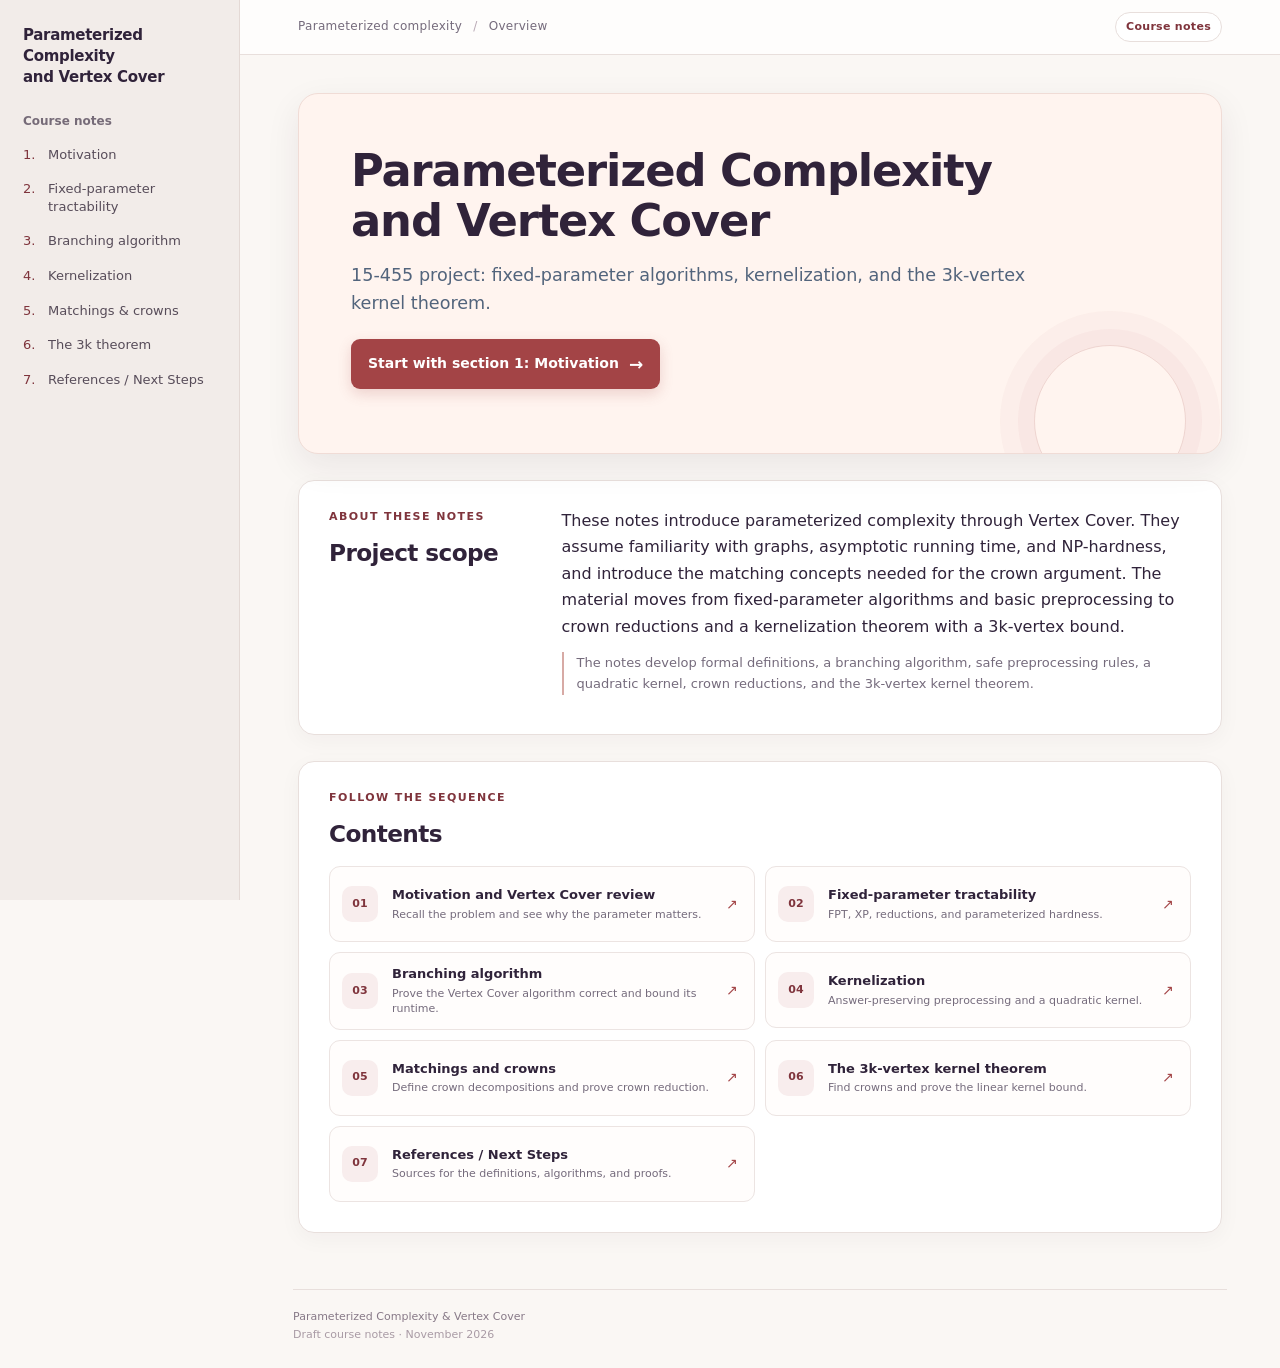
<file: index.html>
<!doctype html>
<html lang="en"><head><meta charset="utf-8"><meta name="viewport" content="width=device-width,initial-scale=1">
<meta name="description" content="Project overview for course notes on parameterized complexity, fixed-parameter algorithms, and Vertex Cover.">
<meta name="theme-color" content="#ffffff"><title>Project overview | Parameterized Complexity &amp; Vertex Cover</title>
<link rel="stylesheet" href="style.css"><script src="navigation.js" defer></script></head>
<body><a class="skip" href="#main">Skip to content</a><aside class="sidebar"><a class="brand" href="index.html"><span>Parameterized Complexity<br> and Vertex Cover</span></a>
      <details class="page-menu" open><summary>Contents <span aria-hidden="true">⌄</span></summary><nav aria-label="Project pages"><p class="nav-label">Course notes</p><ul><li><a href="motivation.html"><span class="nav-number">1.</span><span>Motivation</span></a></li><li><a href="fpt.html"><span class="nav-number">2.</span><span>Fixed-parameter tractability</span></a></li><li><a href="branching.html"><span class="nav-number">3.</span><span>Branching algorithm</span></a></li><li><a href="kernelization.html"><span class="nav-number">4.</span><span>Kernelization</span></a></li><li><a href="crowns.html"><span class="nav-number">5.</span><span>Matchings &amp; crowns</span></a></li><li><a href="theorem.html"><span class="nav-number">6.</span><span>The 3k theorem</span></a></li><li><a href="references.html"><span class="nav-number">7.</span><span>References / Next Steps</span></a></li></ul></nav></details>
      </aside><div class="workspace">
<header class="topbar"><span>Parameterized complexity <span aria-hidden="true">/</span> Overview</span><span class="stage">Course notes</span></header>
<main id="main"><section class="overview-hero"><h1>Parameterized Complexity and Vertex Cover</h1><p class="lead">15-455 project: fixed-parameter algorithms, kernelization, and the 3k-vertex kernel theorem.</p>
<p><a class="primary-link" href="motivation.html">Start with section 1: Motivation</a></p>
</section><section class="project-scope" aria-labelledby="scope-title"><div><p class="eyebrow">About these notes</p><h2 id="scope-title">Project scope</h2></div><div><p>These notes introduce parameterized complexity through Vertex Cover. They assume familiarity with graphs, asymptotic running time, and NP-hardness, and introduce the matching concepts needed for the crown argument. The material moves from fixed-parameter algorithms and basic preprocessing to crown reductions and a kernelization theorem with a 3k-vertex bound.</p><p class="scope-note">The notes develop formal definitions, a branching algorithm, safe preprocessing rules, a quadratic kernel, crown reductions, and the 3k-vertex kernel theorem.</p></div></section><section class="section-index" aria-labelledby="contents-title"><div class="section-heading"><p class="eyebrow">Follow the sequence</p><h2 id="contents-title">Contents</h2></div><ol class="index-grid"><li><a href="motivation.html"><span class="index-number">01</span><span class="index-copy"><strong>Motivation and Vertex Cover review</strong><small>Recall the problem and see why the parameter matters.</small></span><span class="index-arrow" aria-hidden="true">↗</span></a></li><li><a href="fpt.html"><span class="index-number">02</span><span class="index-copy"><strong>Fixed-parameter tractability</strong><small>FPT, XP, reductions, and parameterized hardness.</small></span><span class="index-arrow" aria-hidden="true">↗</span></a></li><li><a href="branching.html"><span class="index-number">03</span><span class="index-copy"><strong>Branching algorithm</strong><small>Prove the Vertex Cover algorithm correct and bound its runtime.</small></span><span class="index-arrow" aria-hidden="true">↗</span></a></li><li><a href="kernelization.html"><span class="index-number">04</span><span class="index-copy"><strong>Kernelization</strong><small>Answer-preserving preprocessing and a quadratic kernel.</small></span><span class="index-arrow" aria-hidden="true">↗</span></a></li><li><a href="crowns.html"><span class="index-number">05</span><span class="index-copy"><strong>Matchings and crowns</strong><small>Define crown decompositions and prove crown reduction.</small></span><span class="index-arrow" aria-hidden="true">↗</span></a></li><li><a href="theorem.html"><span class="index-number">06</span><span class="index-copy"><strong>The 3k-vertex kernel theorem</strong><small>Find crowns and prove the linear kernel bound.</small></span><span class="index-arrow" aria-hidden="true">↗</span></a></li><li><a href="references.html"><span class="index-number">07</span><span class="index-copy"><strong>References / Next Steps</strong><small>Sources for the definitions, algorithms, and proofs.</small></span><span class="index-arrow" aria-hidden="true">↗</span></a></li></ol></section></main><footer><span>Parameterized Complexity &amp; Vertex Cover</span><span>Draft course notes · November 2026</span></footer></div></body></html>
</file>
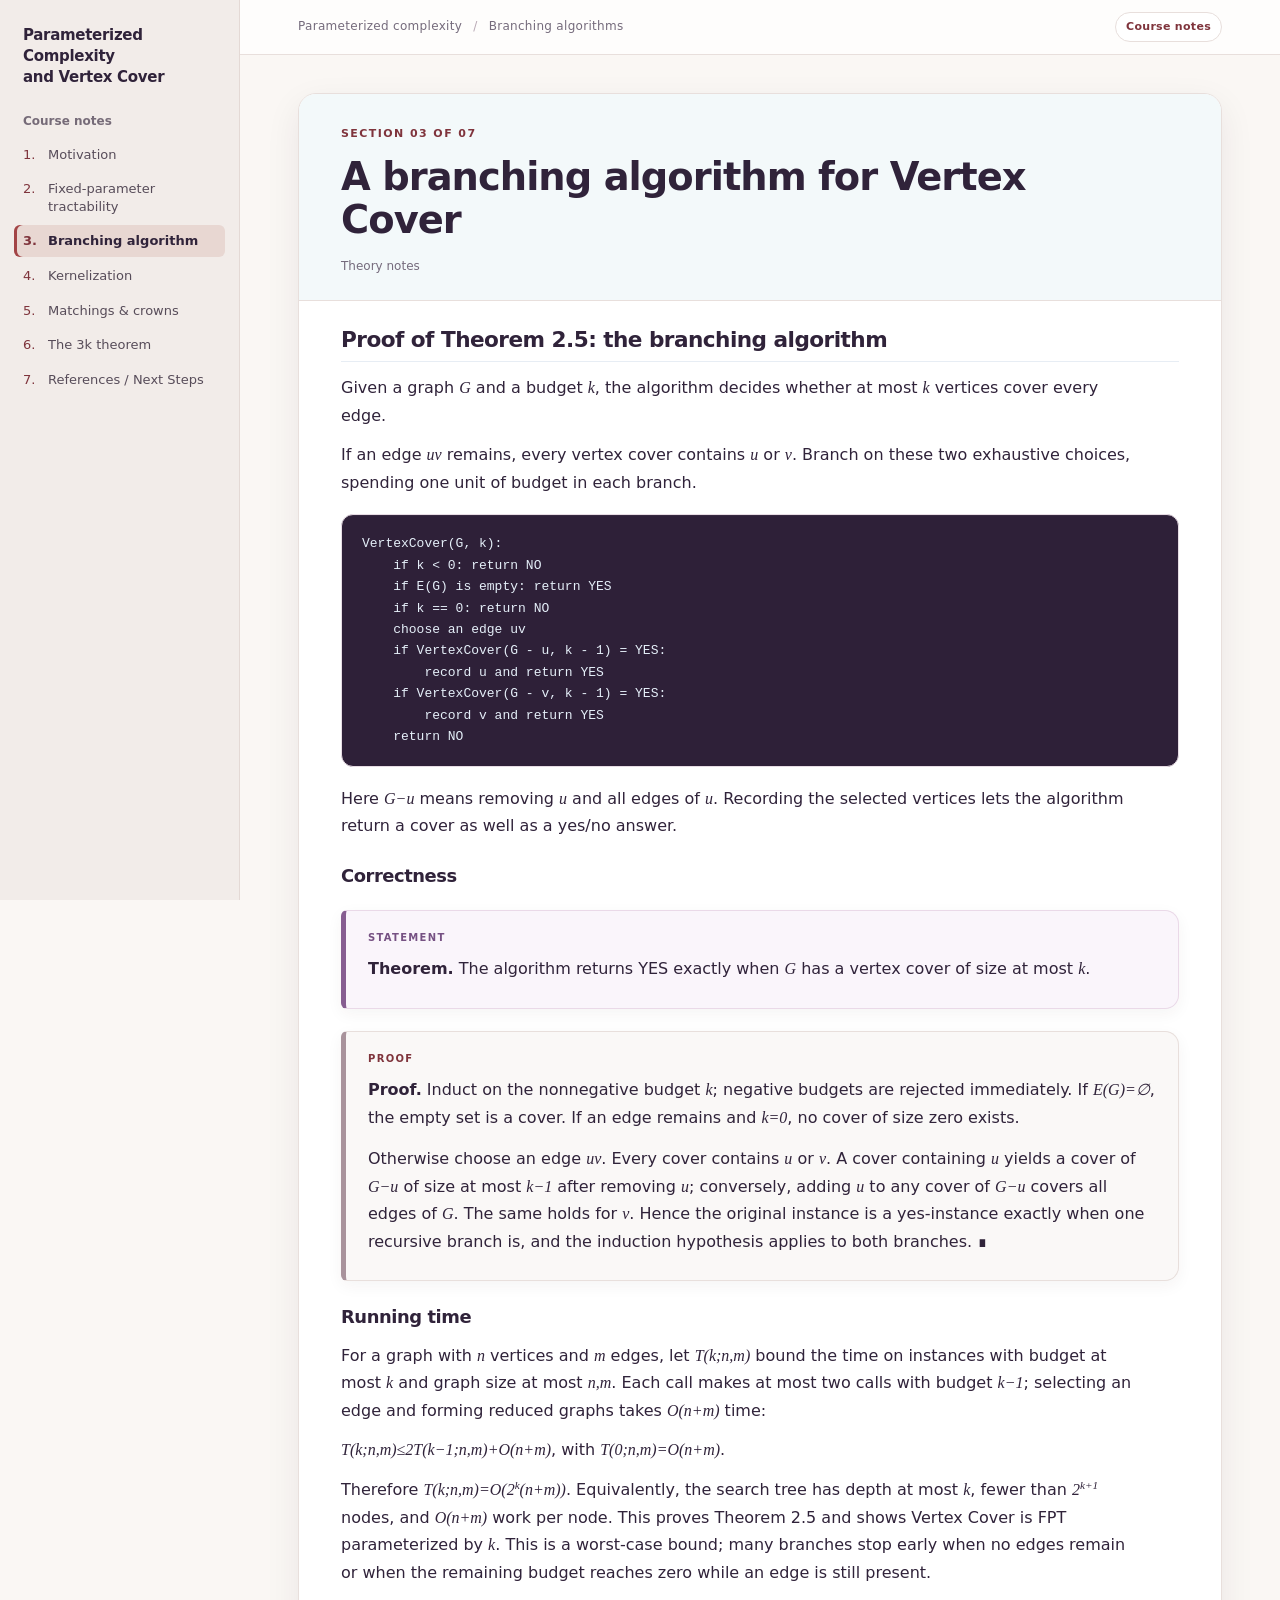
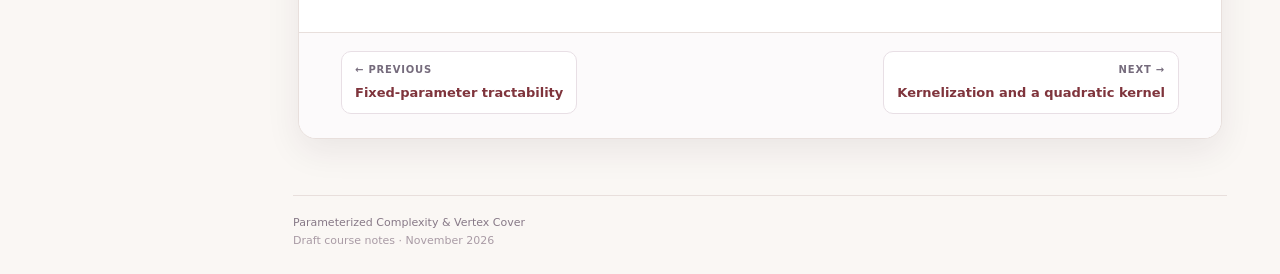
<file: branching.html>
<!doctype html>
<html lang="en"><head><meta charset="utf-8"><meta name="viewport" content="width=device-width,initial-scale=1">
<meta name="description" content="A branching algorithm for Vertex Cover — course notes on parameterized complexity and Vertex Cover.">
<meta name="theme-color" content="#ffffff"><title>A branching algorithm for Vertex Cover | Parameterized Complexity &amp; Vertex Cover</title>
<link rel="stylesheet" href="style.css"><script src="navigation.js" defer></script></head>
<body><a class="skip" href="#main">Skip to content</a><aside class="sidebar"><a class="brand" href="index.html"><span>Parameterized Complexity<br> and Vertex Cover</span></a>
      <details class="page-menu" open><summary>Contents <span aria-hidden="true">⌄</span></summary><nav aria-label="Project pages"><p class="nav-label">Course notes</p><ul><li><a href="motivation.html"><span class="nav-number">1.</span><span>Motivation</span></a></li><li><a href="fpt.html"><span class="nav-number">2.</span><span>Fixed-parameter tractability</span></a></li><li><a href="branching.html" aria-current="page"><span class="nav-number">3.</span><span>Branching algorithm</span></a></li><li><a href="kernelization.html"><span class="nav-number">4.</span><span>Kernelization</span></a></li><li><a href="crowns.html"><span class="nav-number">5.</span><span>Matchings &amp; crowns</span></a></li><li><a href="theorem.html"><span class="nav-number">6.</span><span>The 3k theorem</span></a></li><li><a href="references.html"><span class="nav-number">7.</span><span>References / Next Steps</span></a></li></ul></nav></details>
      </aside><div class="workspace">
<header class="topbar"><span>Parameterized complexity <span aria-hidden="true">/</span> Branching algorithms</span><span class="stage">Course notes</span></header>
<main id="main"><article class="section-page"><header class="page-heading"><p class="eyebrow">Section 03 of 07</p>
    <h1>A branching algorithm for Vertex Cover</h1><p class="page-meta"><span>Theory notes</span></p></header>
    <section class="section-content" aria-labelledby="coverage">
<h2 id="coverage">Proof of Theorem 2.5: the branching algorithm</h2>
<p>Given a graph <var>G</var> and a budget <var>k</var>, the algorithm decides whether at most <var>k</var> vertices cover every edge.</p>
<p>If an edge <var>uv</var> remains, every vertex cover contains <var>u</var> or <var>v</var>. Branch on these two exhaustive choices, spending one unit of budget in each branch.</p>
<pre><code>VertexCover(G, k):
    if k &lt; 0: return NO
    if E(G) is empty: return YES
    if k == 0: return NO
    choose an edge uv
    if VertexCover(G - u, k - 1) = YES:
        record u and return YES
    if VertexCover(G - v, k - 1) = YES:
        record v and return YES
    return NO</code></pre>
<p>Here <var>G−u</var> means removing <var>u</var> and all edges of <var>u</var>. Recording the selected vertices lets the algorithm return a cover as well as a yes/no answer.</p>
<h3>Correctness</h3>
<div class="theorem"><p><strong>Theorem.</strong> The algorithm returns YES exactly when <var>G</var> has a vertex cover of size at most <var>k</var>.</p></div>
<div class="proof"><p><strong>Proof.</strong> Induct on the nonnegative budget <var>k</var>; negative budgets are rejected immediately. If <var>E(G)=∅</var>, the empty set is a cover. If an edge remains and <var>k=0</var>, no cover of size zero exists.</p><p>Otherwise choose an edge <var>uv</var>. Every cover contains <var>u</var> or <var>v</var>. A cover containing <var>u</var> yields a cover of <var>G−u</var> of size at most <var>k−1</var> after removing <var>u</var>; conversely, adding <var>u</var> to any cover of <var>G−u</var> covers all edges of <var>G</var>. The same holds for <var>v</var>. Hence the original instance is a yes-instance exactly when one recursive branch is, and the induction hypothesis applies to both branches. ∎</p></div>
<h3>Running time</h3>
<p>For a graph with <var>n</var> vertices and <var>m</var> edges, let <var>T(k;n,m)</var> bound the time on instances with budget at most <var>k</var> and graph size at most <var>n,m</var>. Each call makes at most two calls with budget <var>k−1</var>; selecting an edge and forming reduced graphs takes <var>O(n+m)</var> time:</p>
<p><var>T(k;n,m)≤2T(k−1;n,m)+O(n+m)</var>, with <var>T(0;n,m)=O(n+m)</var>.</p>
<p>Therefore <var>T(k;n,m)=O(2<sup>k</sup>(n+m))</var>. Equivalently, the search tree has depth at most <var>k</var>, fewer than <var>2<sup>k+1</sup></var> nodes, and <var>O(n+m)</var> work per node. This proves Theorem 2.5 and shows Vertex Cover is FPT parameterized by <var>k</var>. This is a worst-case bound; many branches stop early when no edges remain or when the remaining budget reaches zero while an edge is still present.</p>
</section><nav class="page-turn" aria-label="Adjacent pages"><a href="fpt.html"><small>← Previous</small><span>Fixed-parameter tractability</span></a><a class="next-page" href="kernelization.html"><small>Next →</small><span>Kernelization and a quadratic kernel</span></a></nav></article></main><footer><span>Parameterized Complexity &amp; Vertex Cover</span><span>Draft course notes · November 2026</span></footer></div></body></html>
</file>
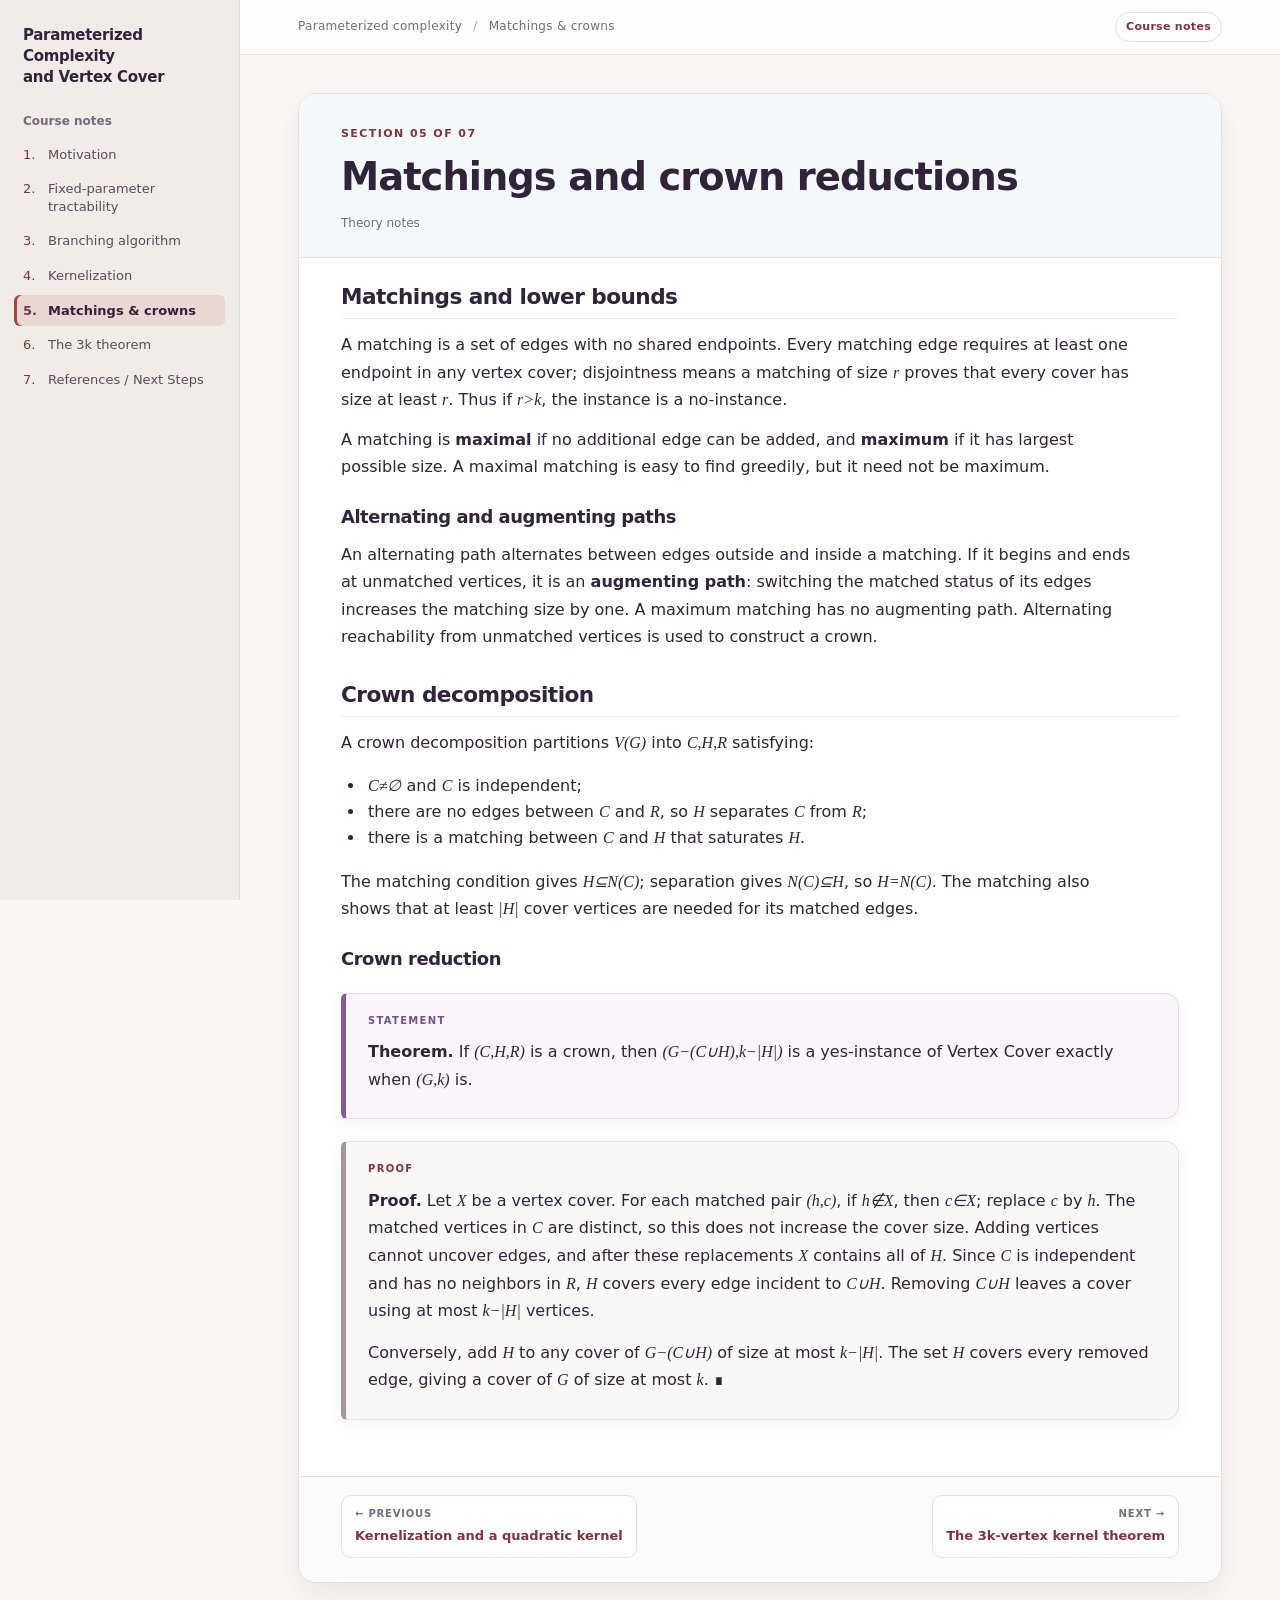
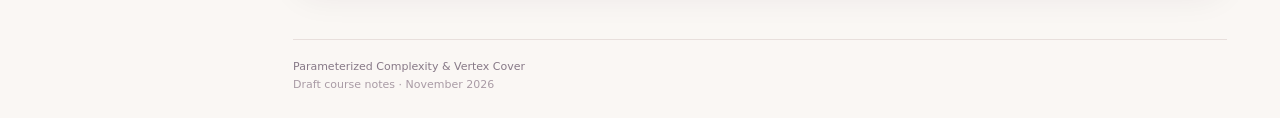
<file: crowns.html>
<!doctype html>
<html lang="en"><head><meta charset="utf-8"><meta name="viewport" content="width=device-width,initial-scale=1">
<meta name="description" content="Matchings and crown reductions — course notes on parameterized complexity and Vertex Cover.">
<meta name="theme-color" content="#ffffff"><title>Matchings and crown reductions | Parameterized Complexity &amp; Vertex Cover</title>
<link rel="stylesheet" href="style.css"><script src="navigation.js" defer></script></head>
<body><a class="skip" href="#main">Skip to content</a><aside class="sidebar"><a class="brand" href="index.html"><span>Parameterized Complexity<br> and Vertex Cover</span></a>
      <details class="page-menu" open><summary>Contents <span aria-hidden="true">⌄</span></summary><nav aria-label="Project pages"><p class="nav-label">Course notes</p><ul><li><a href="motivation.html"><span class="nav-number">1.</span><span>Motivation</span></a></li><li><a href="fpt.html"><span class="nav-number">2.</span><span>Fixed-parameter tractability</span></a></li><li><a href="branching.html"><span class="nav-number">3.</span><span>Branching algorithm</span></a></li><li><a href="kernelization.html"><span class="nav-number">4.</span><span>Kernelization</span></a></li><li><a href="crowns.html" aria-current="page"><span class="nav-number">5.</span><span>Matchings &amp; crowns</span></a></li><li><a href="theorem.html"><span class="nav-number">6.</span><span>The 3k theorem</span></a></li><li><a href="references.html"><span class="nav-number">7.</span><span>References / Next Steps</span></a></li></ul></nav></details>
      </aside><div class="workspace">
<header class="topbar"><span>Parameterized complexity <span aria-hidden="true">/</span> Matchings &amp; crowns</span><span class="stage">Course notes</span></header>
<main id="main"><article class="section-page"><header class="page-heading"><p class="eyebrow">Section 05 of 07</p>
    <h1>Matchings and crown reductions</h1><p class="page-meta"><span>Theory notes</span></p></header>
    <section class="section-content" aria-labelledby="coverage">
<h2 id="coverage">Matchings and lower bounds</h2>
<p>A matching is a set of edges with no shared endpoints. Every matching edge requires at least one endpoint in any vertex cover; disjointness means a matching of size <var>r</var> proves that every cover has size at least <var>r</var>. Thus if <var>r&gt;k</var>, the instance is a no-instance.</p>
<p>A matching is <strong>maximal</strong> if no additional edge can be added, and <strong>maximum</strong> if it has largest possible size. A maximal matching is easy to find greedily, but it need not be maximum.</p>
<h3>Alternating and augmenting paths</h3>
<p>An alternating path alternates between edges outside and inside a matching. If it begins and ends at unmatched vertices, it is an <strong>augmenting path</strong>: switching the matched status of its edges increases the matching size by one. A maximum matching has no augmenting path. Alternating reachability from unmatched vertices is used to construct a crown.</p>
<h2>Crown decomposition</h2>
<p>A crown decomposition partitions <var>V(G)</var> into <var>C,H,R</var> satisfying:</p>
<ul><li><var>C≠∅</var> and <var>C</var> is independent;</li><li>there are no edges between <var>C</var> and <var>R</var>, so <var>H</var> separates <var>C</var> from <var>R</var>;</li><li>there is a matching between <var>C</var> and <var>H</var> that saturates <var>H</var>.</li></ul>
<p>The matching condition gives <var>H⊆N(C)</var>; separation gives <var>N(C)⊆H</var>, so <var>H=N(C)</var>. The matching also shows that at least <var>|H|</var> cover vertices are needed for its matched edges.</p>
<h3>Crown reduction</h3>
<div class="theorem"><p><strong>Theorem.</strong> If <var>(C,H,R)</var> is a crown, then <var>(G−(C∪H),k−|H|)</var> is a yes-instance of Vertex Cover exactly when <var>(G,k)</var> is.</p></div>
<div class="proof"><p><strong>Proof.</strong> Let <var>X</var> be a vertex cover. For each matched pair <var>(h,c)</var>, if <var>h∉X</var>, then <var>c∈X</var>; replace <var>c</var> by <var>h</var>. The matched vertices in <var>C</var> are distinct, so this does not increase the cover size. Adding vertices cannot uncover edges, and after these replacements <var>X</var> contains all of <var>H</var>. Since <var>C</var> is independent and has no neighbors in <var>R</var>, <var>H</var> covers every edge incident to <var>C∪H</var>. Removing <var>C∪H</var> leaves a cover using at most <var>k−|H|</var> vertices.</p><p>Conversely, add <var>H</var> to any cover of <var>G−(C∪H)</var> of size at most <var>k−|H|</var>. The set <var>H</var> covers every removed edge, giving a cover of <var>G</var> of size at most <var>k</var>. ∎</p></div>
</section><nav class="page-turn" aria-label="Adjacent pages"><a href="kernelization.html"><small>← Previous</small><span>Kernelization and a quadratic kernel</span></a><a class="next-page" href="theorem.html"><small>Next →</small><span>The 3k-vertex kernel theorem</span></a></nav></article></main><footer><span>Parameterized Complexity &amp; Vertex Cover</span><span>Draft course notes · November 2026</span></footer></div></body></html>
</file>
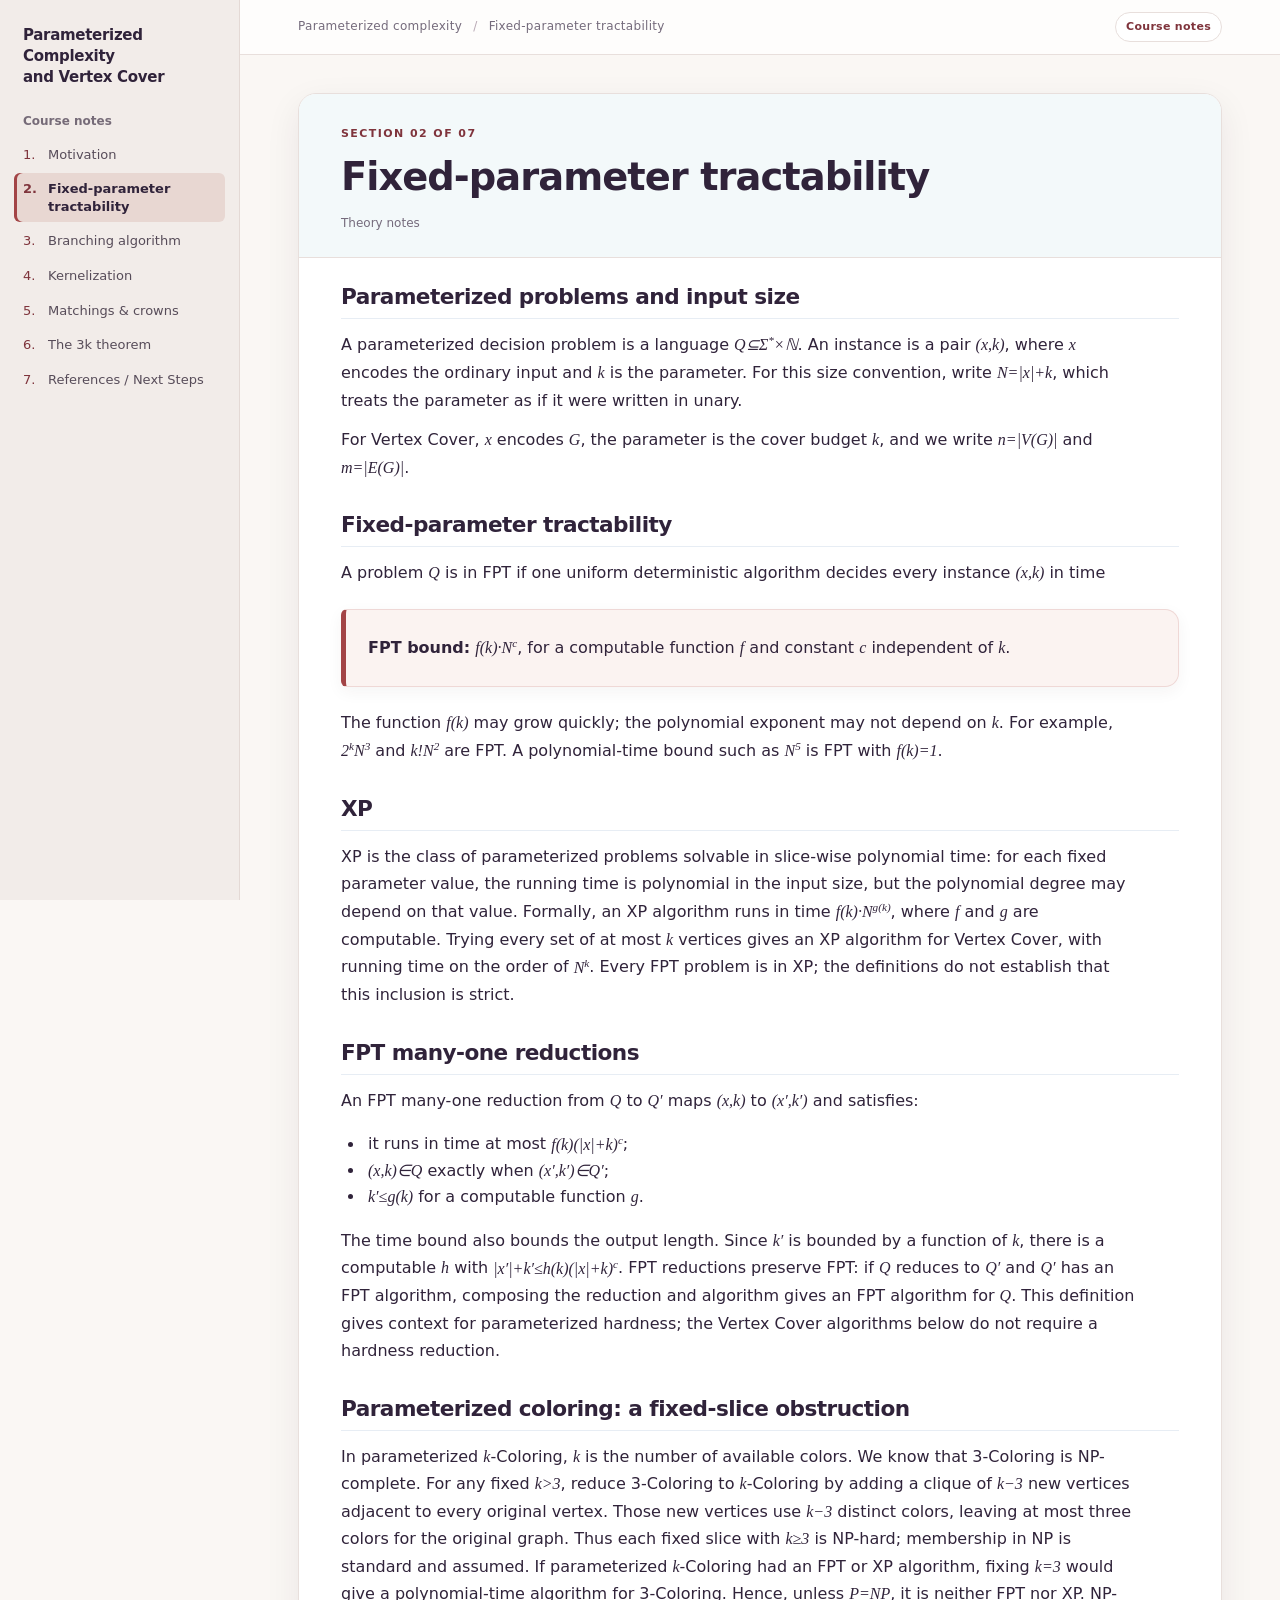
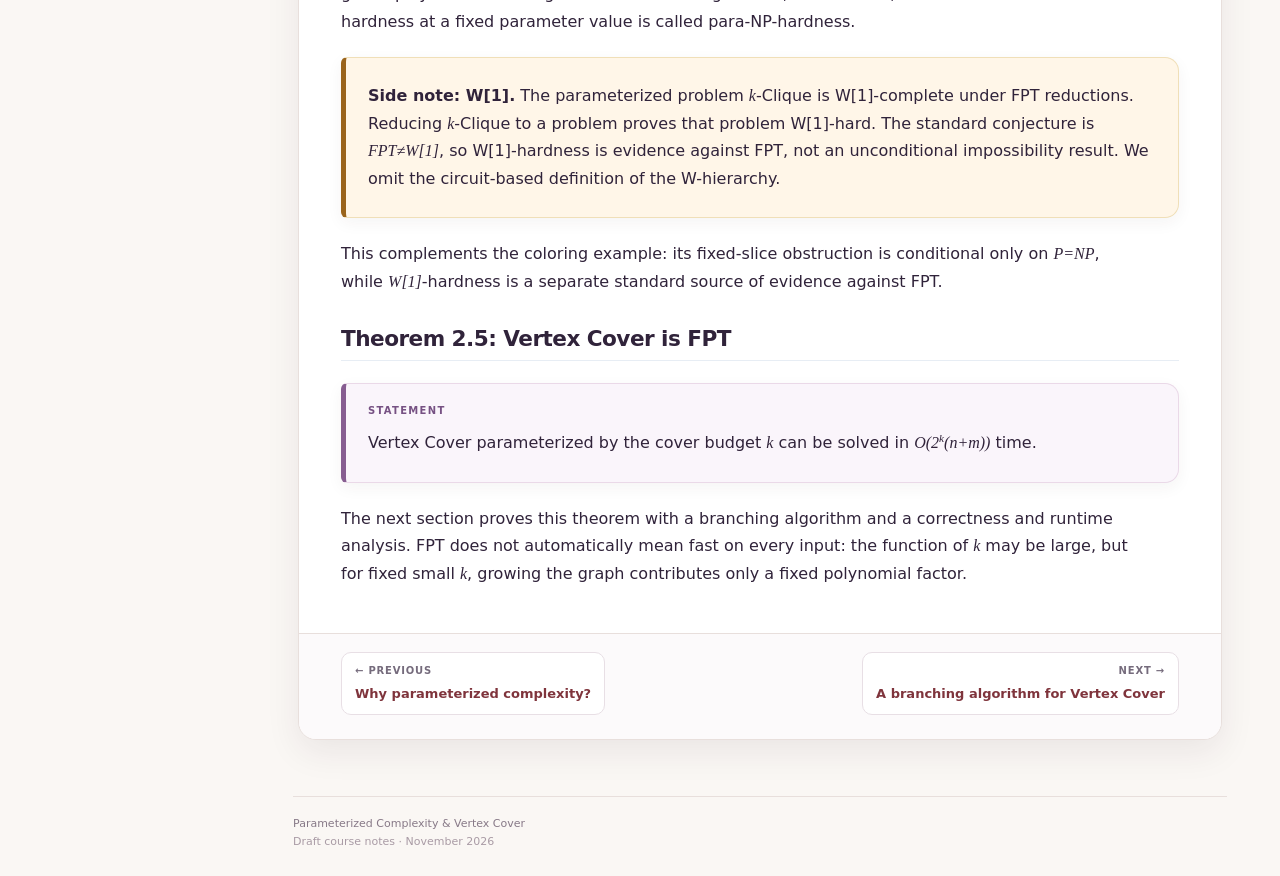
<file: fpt.html>
<!doctype html>
<html lang="en"><head><meta charset="utf-8"><meta name="viewport" content="width=device-width,initial-scale=1">
<meta name="description" content="Fixed-parameter tractability — course notes on parameterized complexity and Vertex Cover.">
<meta name="theme-color" content="#ffffff"><title>Fixed-parameter tractability | Parameterized Complexity &amp; Vertex Cover</title>
<link rel="stylesheet" href="style.css"><script src="navigation.js" defer></script></head>
<body><a class="skip" href="#main">Skip to content</a><aside class="sidebar"><a class="brand" href="index.html"><span>Parameterized Complexity<br> and Vertex Cover</span></a>
      <details class="page-menu" open><summary>Contents <span aria-hidden="true">⌄</span></summary><nav aria-label="Project pages"><p class="nav-label">Course notes</p><ul><li><a href="motivation.html"><span class="nav-number">1.</span><span>Motivation</span></a></li><li><a href="fpt.html" aria-current="page"><span class="nav-number">2.</span><span>Fixed-parameter tractability</span></a></li><li><a href="branching.html"><span class="nav-number">3.</span><span>Branching algorithm</span></a></li><li><a href="kernelization.html"><span class="nav-number">4.</span><span>Kernelization</span></a></li><li><a href="crowns.html"><span class="nav-number">5.</span><span>Matchings &amp; crowns</span></a></li><li><a href="theorem.html"><span class="nav-number">6.</span><span>The 3k theorem</span></a></li><li><a href="references.html"><span class="nav-number">7.</span><span>References / Next Steps</span></a></li></ul></nav></details>
      </aside><div class="workspace">
<header class="topbar"><span>Parameterized complexity <span aria-hidden="true">/</span> Fixed-parameter tractability</span><span class="stage">Course notes</span></header>
<main id="main"><article class="section-page"><header class="page-heading"><p class="eyebrow">Section 02 of 07</p>
    <h1>Fixed-parameter tractability</h1><p class="page-meta"><span>Theory notes</span></p></header>
    <section class="section-content" aria-labelledby="coverage">
<h2 id="coverage">Parameterized problems and input size</h2>
<p>A parameterized decision problem is a language <var>Q⊆Σ<sup>*</sup>×ℕ</var>. An instance is a pair <var>(x,k)</var>, where <var>x</var> encodes the ordinary input and <var>k</var> is the parameter. For this size convention, write <var>N=|x|+k</var>, which treats the parameter as if it were written in unary.</p>
<p>For Vertex Cover, <var>x</var> encodes <var>G</var>, the parameter is the cover budget <var>k</var>, and we write <var>n=|V(G)|</var> and <var>m=|E(G)|</var>.</p>
<h2>Fixed-parameter tractability</h2>
<p>A problem <var>Q</var> is in FPT if one uniform deterministic algorithm decides every instance <var>(x,k)</var> in time</p>
<div class="definition"><p><strong>FPT bound:</strong> <var>f(k)·N<sup>c</sup></var>, for a computable function <var>f</var> and constant <var>c</var> independent of <var>k</var>.</p></div>
<p>The function <var>f(k)</var> may grow quickly; the polynomial exponent may not depend on <var>k</var>. For example, <var>2<sup>k</sup>N<sup>3</sup></var> and <var>k!N<sup>2</sup></var> are FPT. A polynomial-time bound such as <var>N<sup>5</sup></var> is FPT with <var>f(k)=1</var>.</p>
<h2>XP</h2>
<p>XP is the class of parameterized problems solvable in slice-wise polynomial time: for each fixed parameter value, the running time is polynomial in the input size, but the polynomial degree may depend on that value. Formally, an XP algorithm runs in time <var>f(k)·N<sup>g(k)</sup></var>, where <var>f</var> and <var>g</var> are computable. Trying every set of at most <var>k</var> vertices gives an XP algorithm for Vertex Cover, with running time on the order of <var>N<sup>k</sup></var>. Every FPT problem is in XP; the definitions do not establish that this inclusion is strict.</p>
<h2>FPT many-one reductions</h2>
<p>An FPT many-one reduction from <var>Q</var> to <var>Q′</var> maps <var>(x,k)</var> to <var>(x′,k′)</var> and satisfies:</p>
<ul><li>it runs in time at most <var>f(k)(|x|+k)<sup>c</sup></var>;</li><li><var>(x,k)∈Q</var> exactly when <var>(x′,k′)∈Q′</var>;</li><li><var>k′≤g(k)</var> for a computable function <var>g</var>.</li></ul>
<p>The time bound also bounds the output length. Since <var>k′</var> is bounded by a function of <var>k</var>, there is a computable <var>h</var> with <var>|x′|+k′≤h(k)(|x|+k)<sup>c</sup></var>. FPT reductions preserve FPT: if <var>Q</var> reduces to <var>Q′</var> and <var>Q′</var> has an FPT algorithm, composing the reduction and algorithm gives an FPT algorithm for <var>Q</var>. This definition gives context for parameterized hardness; the Vertex Cover algorithms below do not require a hardness reduction.</p>
<h2>Parameterized coloring: a fixed-slice obstruction</h2>
<p>In parameterized <var>k</var>-Coloring, <var>k</var> is the number of available colors. We know that 3-Coloring is NP-complete. For any fixed <var>k&gt;3</var>, reduce 3-Coloring to <var>k</var>-Coloring by adding a clique of <var>k−3</var> new vertices adjacent to every original vertex. Those new vertices use <var>k−3</var> distinct colors, leaving at most three colors for the original graph. Thus each fixed slice with <var>k≥3</var> is NP-hard; membership in NP is standard and assumed. If parameterized <var>k</var>-Coloring had an FPT or XP algorithm, fixing <var>k=3</var> would give a polynomial-time algorithm for 3-Coloring. Hence, unless <var>P=NP</var>, it is neither FPT nor XP. NP-hardness at a fixed parameter value is called para-NP-hardness.</p>
<aside class="side-note"><p><strong>Side note: W[1].</strong> The parameterized problem <var>k</var>-Clique is W[1]-complete under FPT reductions. Reducing <var>k</var>-Clique to a problem proves that problem W[1]-hard. The standard conjecture is <var>FPT≠W[1]</var>, so W[1]-hardness is evidence against FPT, not an unconditional impossibility result. We omit the circuit-based definition of the W-hierarchy.</p></aside><p>This complements the coloring example: its fixed-slice obstruction is conditional only on <var>P=NP</var>, while <var>W[1]</var>-hardness is a separate standard source of evidence against FPT.</p>
<h2 id="theorem-2-5">Theorem 2.5: Vertex Cover is FPT</h2>
<div class="theorem"><p>Vertex Cover parameterized by the cover budget <var>k</var> can be solved in <var>O(2<sup>k</sup>(n+m))</var> time.</p></div>
<p>The next section proves this theorem with a branching algorithm and a correctness and runtime analysis. FPT does not automatically mean fast on every input: the function of <var>k</var> may be large, but for fixed small <var>k</var>, growing the graph contributes only a fixed polynomial factor.</p>
</section><nav class="page-turn" aria-label="Adjacent pages"><a href="motivation.html"><small>← Previous</small><span>Why parameterized complexity?</span></a><a class="next-page" href="branching.html"><small>Next →</small><span>A branching algorithm for Vertex Cover</span></a></nav></article></main><footer><span>Parameterized Complexity &amp; Vertex Cover</span><span>Draft course notes · November 2026</span></footer></div></body></html>
</file>
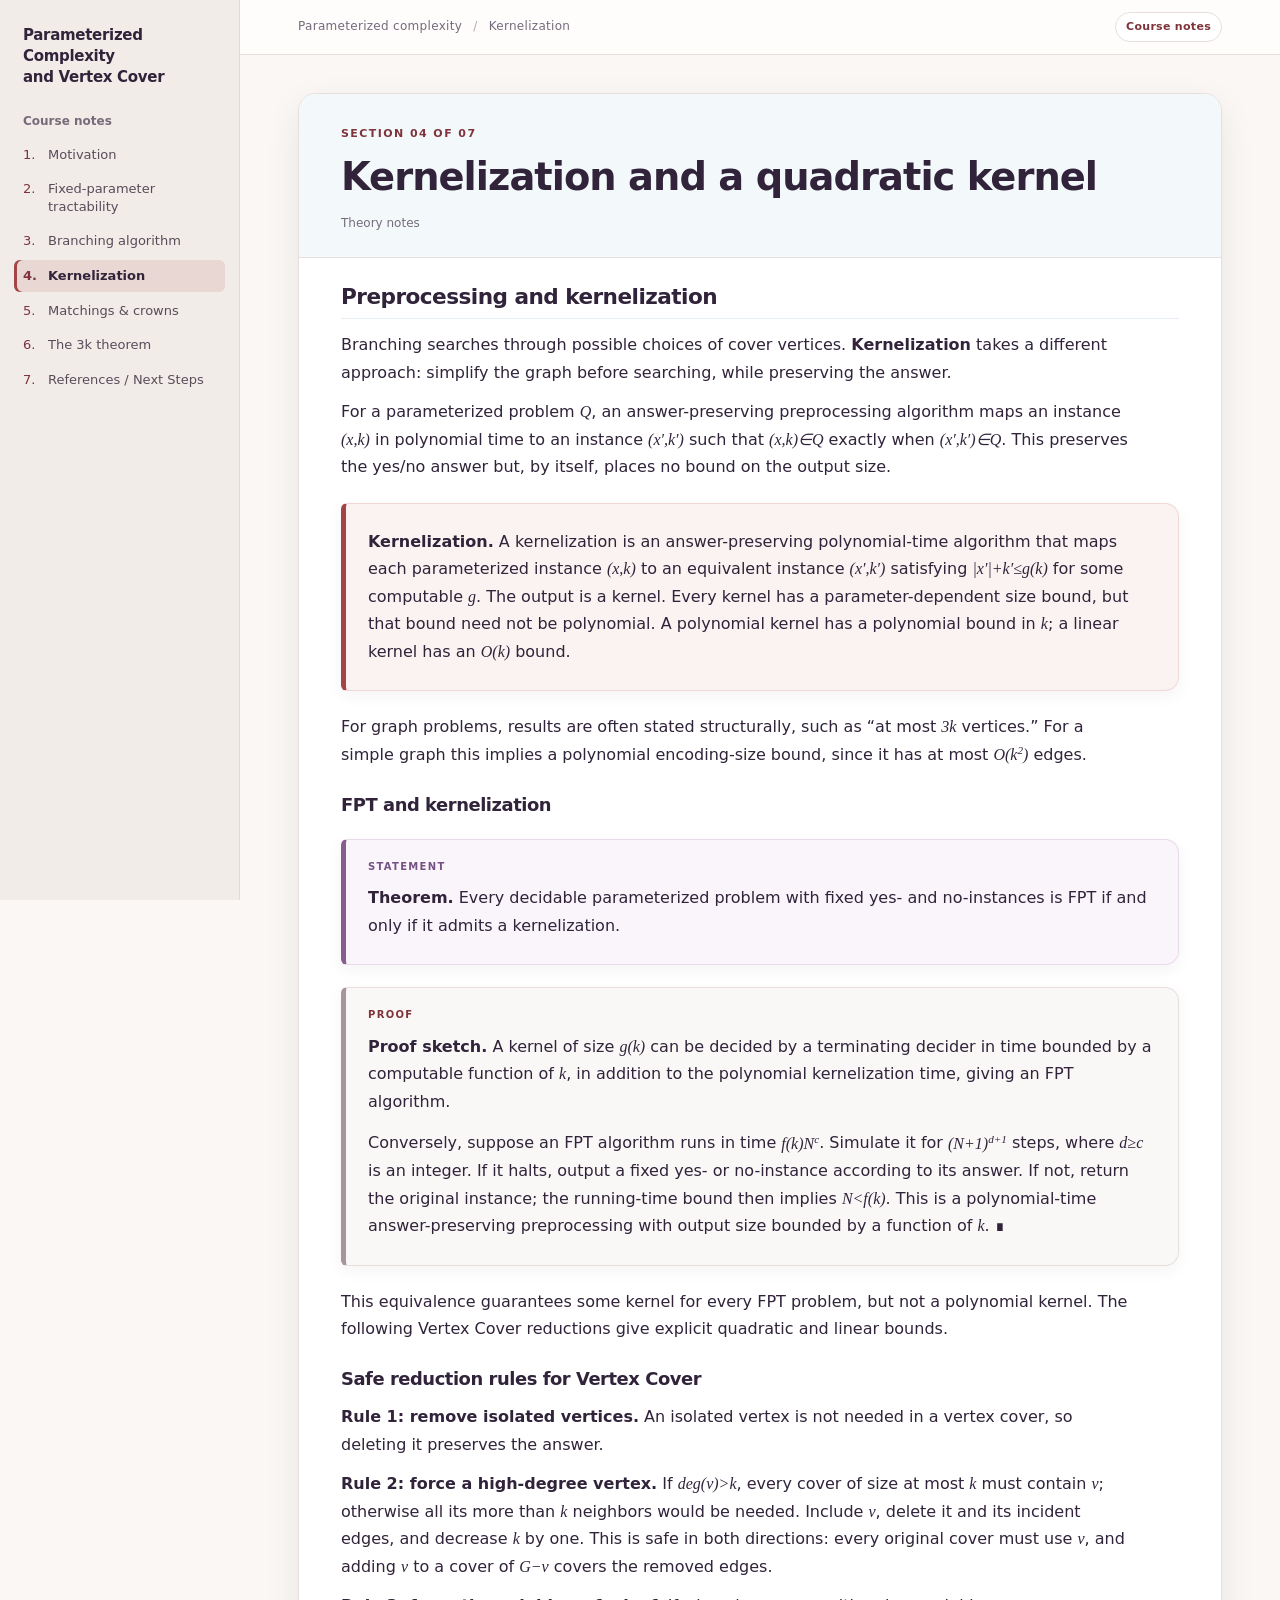
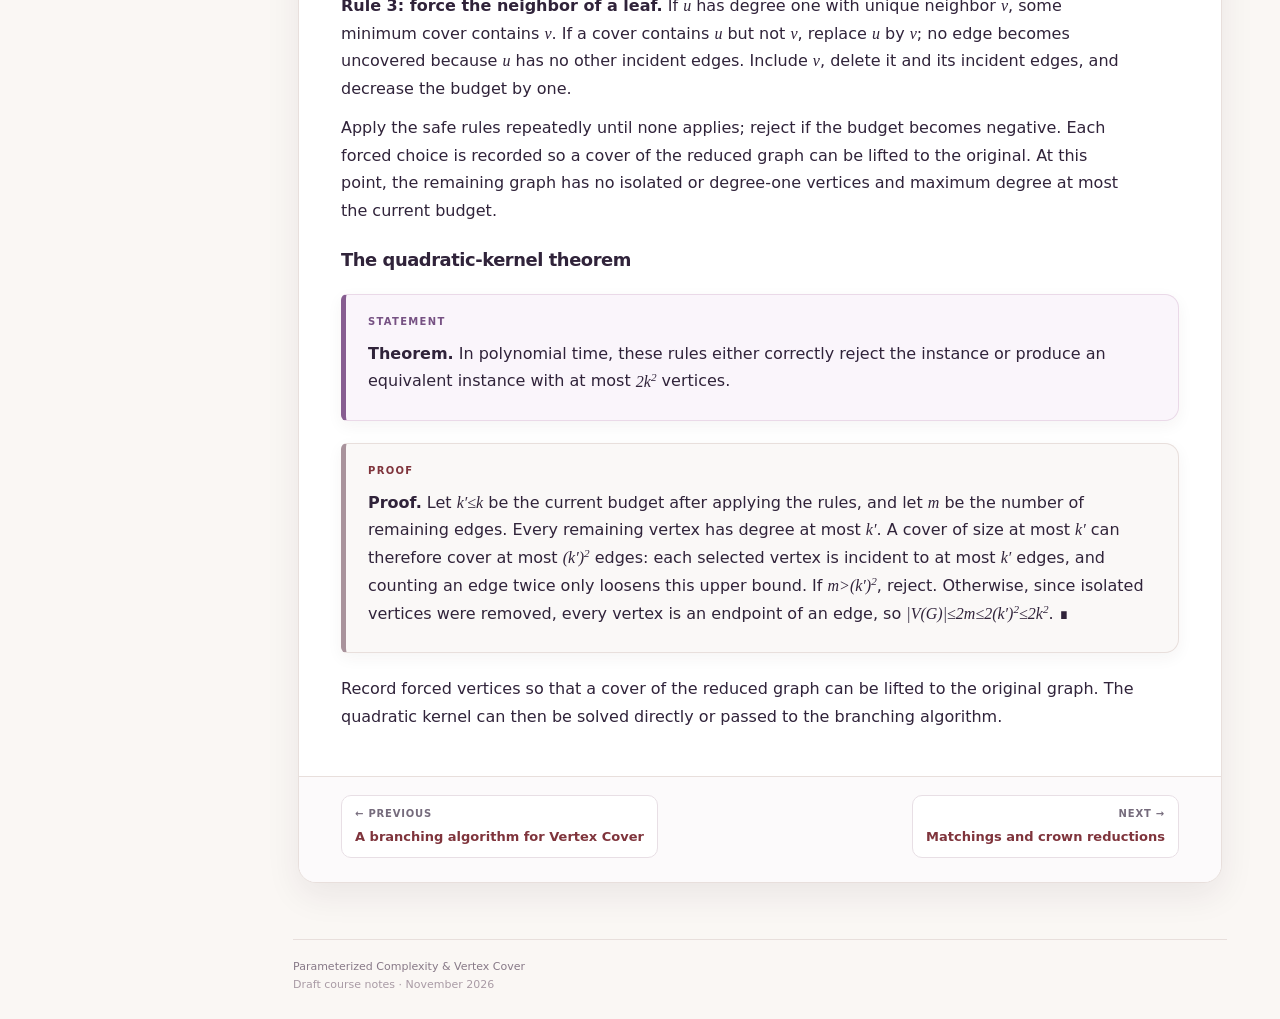
<file: kernelization.html>
<!doctype html>
<html lang="en"><head><meta charset="utf-8"><meta name="viewport" content="width=device-width,initial-scale=1">
<meta name="description" content="Kernelization and a quadratic kernel — course notes on parameterized complexity and Vertex Cover.">
<meta name="theme-color" content="#ffffff"><title>Kernelization and a quadratic kernel | Parameterized Complexity &amp; Vertex Cover</title>
<link rel="stylesheet" href="style.css"><script src="navigation.js" defer></script></head>
<body><a class="skip" href="#main">Skip to content</a><aside class="sidebar"><a class="brand" href="index.html"><span>Parameterized Complexity<br> and Vertex Cover</span></a>
      <details class="page-menu" open><summary>Contents <span aria-hidden="true">⌄</span></summary><nav aria-label="Project pages"><p class="nav-label">Course notes</p><ul><li><a href="motivation.html"><span class="nav-number">1.</span><span>Motivation</span></a></li><li><a href="fpt.html"><span class="nav-number">2.</span><span>Fixed-parameter tractability</span></a></li><li><a href="branching.html"><span class="nav-number">3.</span><span>Branching algorithm</span></a></li><li><a href="kernelization.html" aria-current="page"><span class="nav-number">4.</span><span>Kernelization</span></a></li><li><a href="crowns.html"><span class="nav-number">5.</span><span>Matchings &amp; crowns</span></a></li><li><a href="theorem.html"><span class="nav-number">6.</span><span>The 3k theorem</span></a></li><li><a href="references.html"><span class="nav-number">7.</span><span>References / Next Steps</span></a></li></ul></nav></details>
      </aside><div class="workspace">
<header class="topbar"><span>Parameterized complexity <span aria-hidden="true">/</span> Kernelization</span><span class="stage">Course notes</span></header>
<main id="main"><article class="section-page"><header class="page-heading"><p class="eyebrow">Section 04 of 07</p>
    <h1>Kernelization and a quadratic kernel</h1><p class="page-meta"><span>Theory notes</span></p></header>
    <section class="section-content" aria-labelledby="coverage">
<h2 id="coverage">Preprocessing and kernelization</h2>
<p>Branching searches through possible choices of cover vertices. <strong>Kernelization</strong> takes a different approach: simplify the graph before searching, while preserving the answer.</p>
<p>For a parameterized problem <var>Q</var>, an answer-preserving preprocessing algorithm maps an instance <var>(x,k)</var> in polynomial time to an instance <var>(x′,k′)</var> such that <var>(x,k)∈Q</var> exactly when <var>(x′,k′)∈Q</var>. This preserves the yes/no answer but, by itself, places no bound on the output size.</p>
<div class="definition"><p><strong>Kernelization.</strong> A kernelization is an answer-preserving polynomial-time algorithm that maps each parameterized instance <var>(x,k)</var> to an equivalent instance <var>(x′,k′)</var> satisfying <var>|x′|+k′≤g(k)</var> for some computable <var>g</var>. The output is a kernel. Every kernel has a parameter-dependent size bound, but that bound need not be polynomial. A polynomial kernel has a polynomial bound in <var>k</var>; a linear kernel has an <var>O(k)</var> bound.</p></div>
<p>For graph problems, results are often stated structurally, such as “at most <var>3k</var> vertices.” For a simple graph this implies a polynomial encoding-size bound, since it has at most <var>O(k<sup>2</sup>)</var> edges.</p>
<h3>FPT and kernelization</h3>
<div class="theorem"><p><strong>Theorem.</strong> Every decidable parameterized problem with fixed yes- and no-instances is FPT if and only if it admits a kernelization.</p></div>
<div class="proof"><p><strong>Proof sketch.</strong> A kernel of size <var>g(k)</var> can be decided by a terminating decider in time bounded by a computable function of <var>k</var>, in addition to the polynomial kernelization time, giving an FPT algorithm.</p><p>Conversely, suppose an FPT algorithm runs in time <var>f(k)N<sup>c</sup></var>. Simulate it for <var>(N+1)<sup>d+1</sup></var> steps, where <var>d≥c</var> is an integer. If it halts, output a fixed yes- or no-instance according to its answer. If not, return the original instance; the running-time bound then implies <var>N&lt;f(k)</var>. This is a polynomial-time answer-preserving preprocessing with output size bounded by a function of <var>k</var>. ∎</p></div>
<p>This equivalence guarantees some kernel for every FPT problem, but not a polynomial kernel. The following Vertex Cover reductions give explicit quadratic and linear bounds.</p>
<h3>Safe reduction rules for Vertex Cover</h3>
<p><strong>Rule 1: remove isolated vertices.</strong> An isolated vertex is not needed in a vertex cover, so deleting it preserves the answer.</p>
<p><strong>Rule 2: force a high-degree vertex.</strong> If <var>deg(v)&gt;k</var>, every cover of size at most <var>k</var> must contain <var>v</var>; otherwise all its more than <var>k</var> neighbors would be needed. Include <var>v</var>, delete it and its incident edges, and decrease <var>k</var> by one. This is safe in both directions: every original cover must use <var>v</var>, and adding <var>v</var> to a cover of <var>G−v</var> covers the removed edges.</p>
<p><strong>Rule 3: force the neighbor of a leaf.</strong> If <var>u</var> has degree one with unique neighbor <var>v</var>, some minimum cover contains <var>v</var>. If a cover contains <var>u</var> but not <var>v</var>, replace <var>u</var> by <var>v</var>; no edge becomes uncovered because <var>u</var> has no other incident edges. Include <var>v</var>, delete it and its incident edges, and decrease the budget by one.</p>
<p>Apply the safe rules repeatedly until none applies; reject if the budget becomes negative. Each forced choice is recorded so a cover of the reduced graph can be lifted to the original. At this point, the remaining graph has no isolated or degree-one vertices and maximum degree at most the current budget.</p><h3>The quadratic-kernel theorem</h3>
<div class="theorem"><p><strong>Theorem.</strong> In polynomial time, these rules either correctly reject the instance or produce an equivalent instance with at most <var>2k<sup>2</sup></var> vertices.</p></div>
<div class="proof"><p><strong>Proof.</strong> Let <var>k′≤k</var> be the current budget after applying the rules, and let <var>m</var> be the number of remaining edges. Every remaining vertex has degree at most <var>k′</var>. A cover of size at most <var>k′</var> can therefore cover at most <var>(k′)<sup>2</sup></var> edges: each selected vertex is incident to at most <var>k′</var> edges, and counting an edge twice only loosens this upper bound. If <var>m&gt;(k′)<sup>2</sup></var>, reject. Otherwise, since isolated vertices were removed, every vertex is an endpoint of an edge, so <var>|V(G)|≤2m≤2(k′)<sup>2</sup>≤2k<sup>2</sup></var>. ∎</p></div>
<p>Record forced vertices so that a cover of the reduced graph can be lifted to the original graph. The quadratic kernel can then be solved directly or passed to the branching algorithm.</p>
</section><nav class="page-turn" aria-label="Adjacent pages"><a href="branching.html"><small>← Previous</small><span>A branching algorithm for Vertex Cover</span></a><a class="next-page" href="crowns.html"><small>Next →</small><span>Matchings and crown reductions</span></a></nav></article></main><footer><span>Parameterized Complexity &amp; Vertex Cover</span><span>Draft course notes · November 2026</span></footer></div></body></html>
</file>
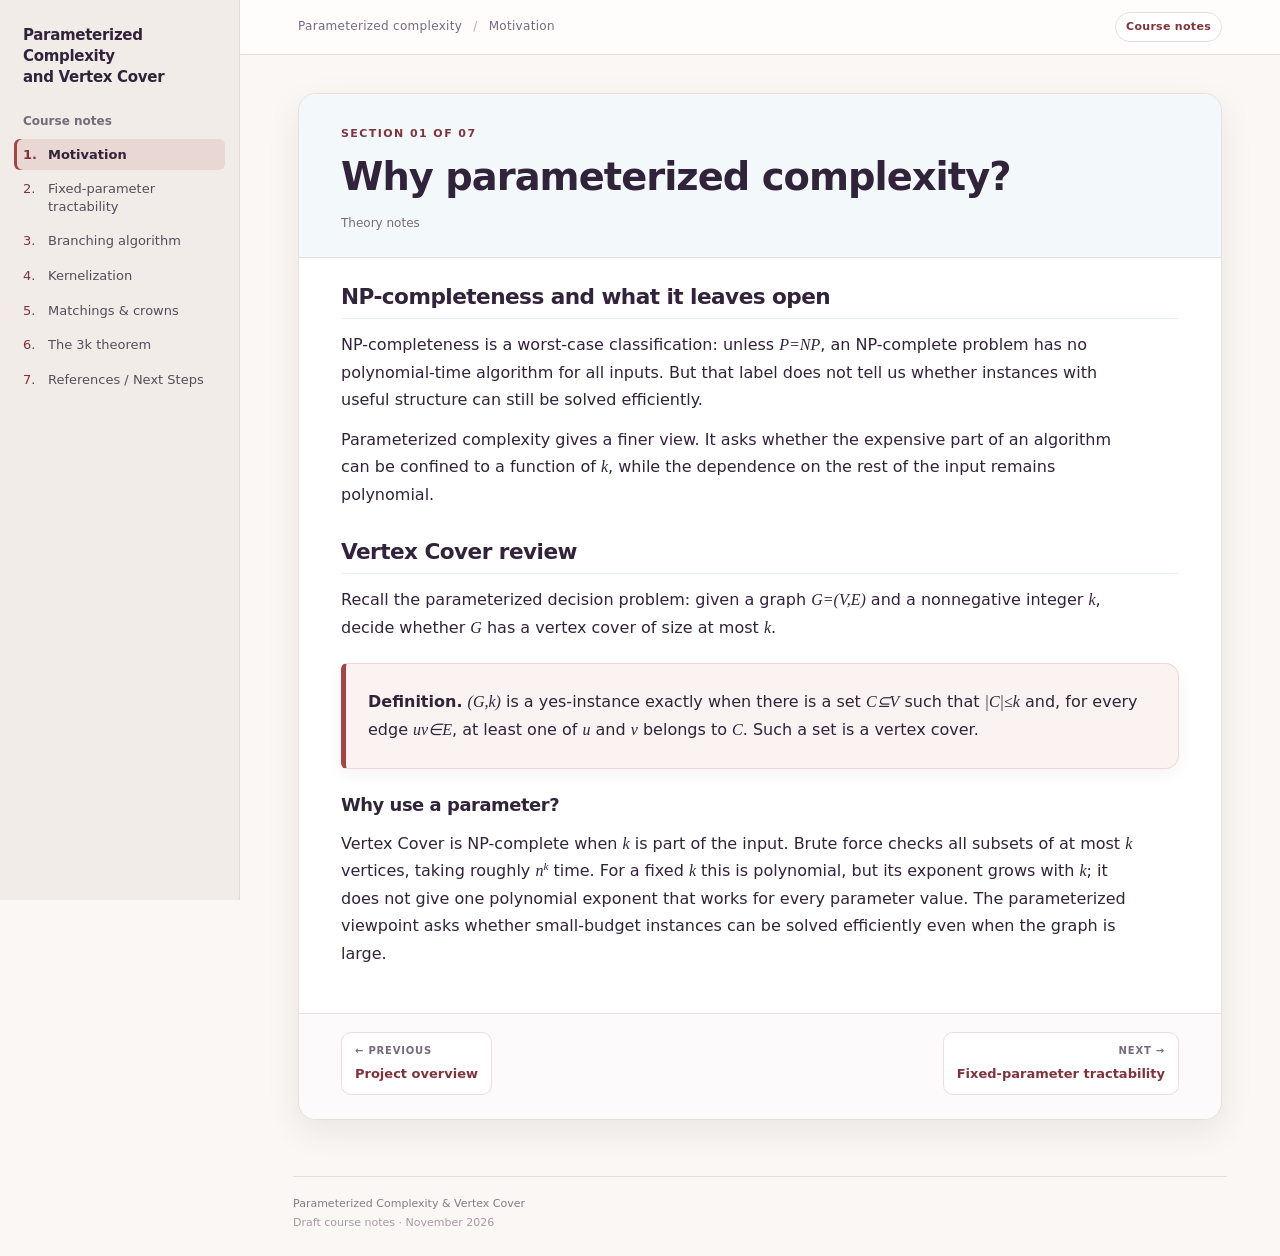
<file: motivation.html>
<!doctype html>
<html lang="en"><head><meta charset="utf-8"><meta name="viewport" content="width=device-width,initial-scale=1">
<meta name="description" content="Why parameterized complexity? — course notes on parameterized complexity and Vertex Cover.">
<meta name="theme-color" content="#ffffff"><title>Why parameterized complexity? | Parameterized Complexity &amp; Vertex Cover</title>
<link rel="stylesheet" href="style.css"><script src="navigation.js" defer></script></head>
<body><a class="skip" href="#main">Skip to content</a><aside class="sidebar"><a class="brand" href="index.html"><span>Parameterized Complexity<br> and Vertex Cover</span></a>
      <details class="page-menu" open><summary>Contents <span aria-hidden="true">⌄</span></summary><nav aria-label="Project pages"><p class="nav-label">Course notes</p><ul><li><a href="motivation.html" aria-current="page"><span class="nav-number">1.</span><span>Motivation</span></a></li><li><a href="fpt.html"><span class="nav-number">2.</span><span>Fixed-parameter tractability</span></a></li><li><a href="branching.html"><span class="nav-number">3.</span><span>Branching algorithm</span></a></li><li><a href="kernelization.html"><span class="nav-number">4.</span><span>Kernelization</span></a></li><li><a href="crowns.html"><span class="nav-number">5.</span><span>Matchings &amp; crowns</span></a></li><li><a href="theorem.html"><span class="nav-number">6.</span><span>The 3k theorem</span></a></li><li><a href="references.html"><span class="nav-number">7.</span><span>References / Next Steps</span></a></li></ul></nav></details>
      </aside><div class="workspace">
<header class="topbar"><span>Parameterized complexity <span aria-hidden="true">/</span> Motivation</span><span class="stage">Course notes</span></header>
<main id="main"><article class="section-page"><header class="page-heading"><p class="eyebrow">Section 01 of 07</p>
    <h1>Why parameterized complexity?</h1><p class="page-meta"><span>Theory notes</span></p></header>
    <section class="section-content" aria-labelledby="coverage">
<h2 id="coverage">NP-completeness and what it leaves open</h2>
<p>NP-completeness is a worst-case classification: unless <var>P=NP</var>, an NP-complete problem has no polynomial-time algorithm for all inputs. But that label does not tell us whether instances with useful structure can still be solved efficiently.</p>
<p>Parameterized complexity gives a finer view. It asks whether the expensive part of an algorithm can be confined to a function of <var>k</var>, while the dependence on the rest of the input remains polynomial.</p>
<h2>Vertex Cover review</h2>
<p>Recall the parameterized decision problem: given a graph <var>G=(V,E)</var> and a nonnegative integer <var>k</var>, decide whether <var>G</var> has a vertex cover of size at most <var>k</var>.</p>
<div class="definition"><p><strong>Definition.</strong> <var>(G,k)</var> is a yes-instance exactly when there is a set <var>C⊆V</var> such that <var>|C|≤k</var> and, for every edge <var>uv∈E</var>, at least one of <var>u</var> and <var>v</var> belongs to <var>C</var>. Such a set is a vertex cover.</p></div>
<h3>Why use a parameter?</h3>
<p>Vertex Cover is NP-complete when <var>k</var> is part of the input. Brute force checks all subsets of at most <var>k</var> vertices, taking roughly <var>n<sup>k</sup></var> time. For a fixed <var>k</var> this is polynomial, but its exponent grows with <var>k</var>; it does not give one polynomial exponent that works for every parameter value. The parameterized viewpoint asks whether small-budget instances can be solved efficiently even when the graph is large.</p>
</section><nav class="page-turn" aria-label="Adjacent pages"><a href="index.html"><small>← Previous</small><span>Project overview</span></a><a class="next-page" href="fpt.html"><small>Next →</small><span>Fixed-parameter tractability</span></a></nav></article></main><footer><span>Parameterized Complexity &amp; Vertex Cover</span><span>Draft course notes · November 2026</span></footer></div></body></html>
</file>
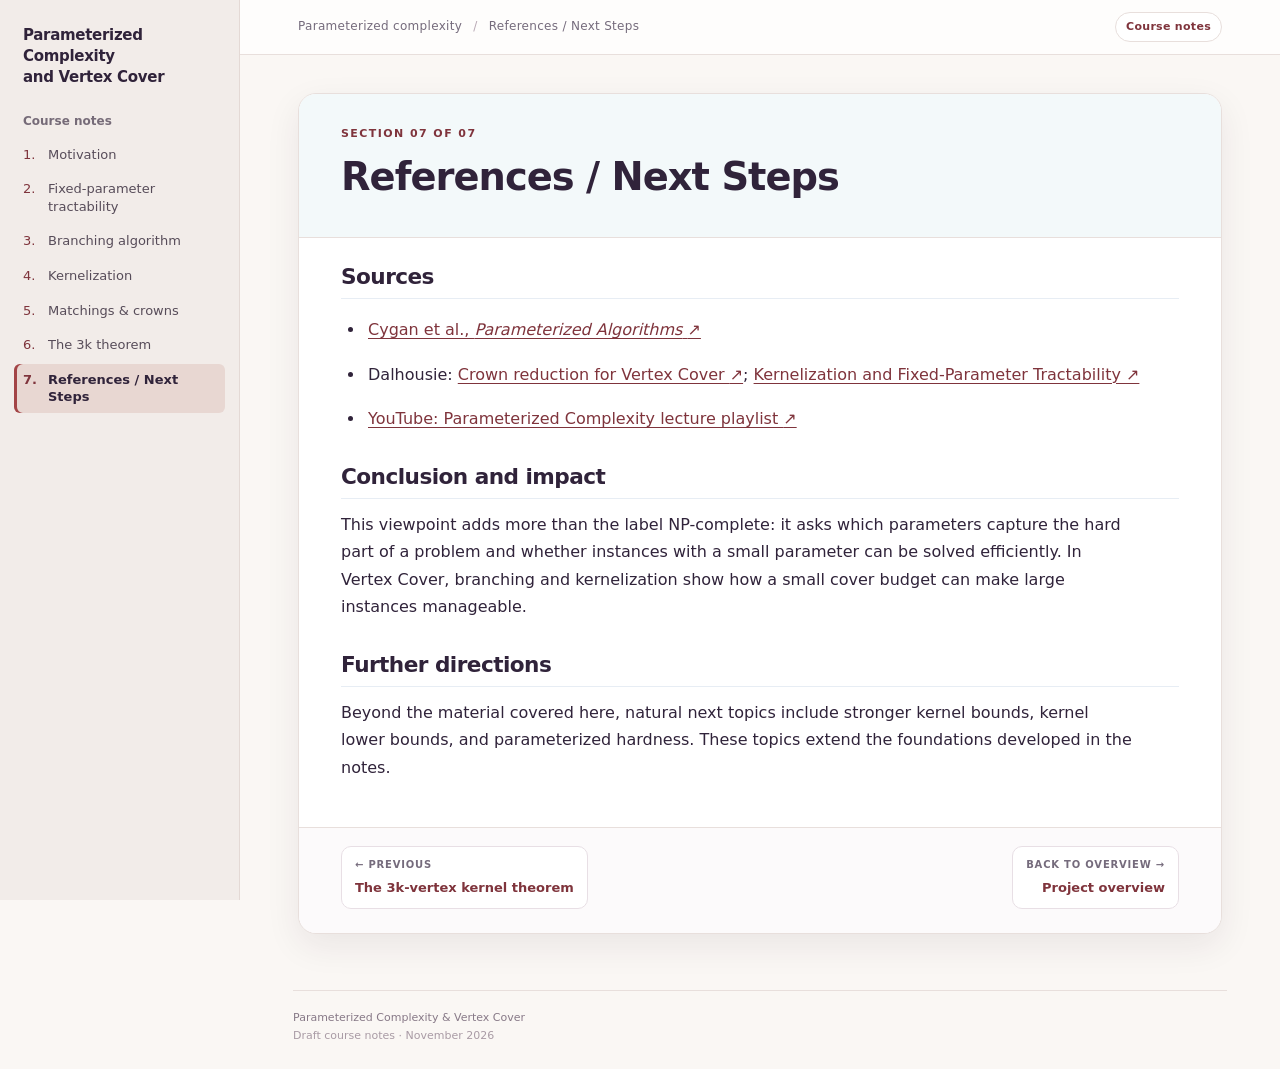
<file: references.html>
<!doctype html>
<html lang="en"><head><meta charset="utf-8"><meta name="viewport" content="width=device-width,initial-scale=1">
<meta name="description" content="References / Next Steps — course notes on parameterized complexity and Vertex Cover.">
<meta name="theme-color" content="#ffffff"><title>References / Next Steps | Parameterized Complexity &amp; Vertex Cover</title>
<link rel="stylesheet" href="style.css"><script src="navigation.js" defer></script></head>
<body><a class="skip" href="#main">Skip to content</a><aside class="sidebar"><a class="brand" href="index.html"><span>Parameterized Complexity<br> and Vertex Cover</span></a>
      <details class="page-menu" open><summary>Contents <span aria-hidden="true">⌄</span></summary><nav aria-label="Project pages"><p class="nav-label">Course notes</p><ul><li><a href="motivation.html"><span class="nav-number">1.</span><span>Motivation</span></a></li><li><a href="fpt.html"><span class="nav-number">2.</span><span>Fixed-parameter tractability</span></a></li><li><a href="branching.html"><span class="nav-number">3.</span><span>Branching algorithm</span></a></li><li><a href="kernelization.html"><span class="nav-number">4.</span><span>Kernelization</span></a></li><li><a href="crowns.html"><span class="nav-number">5.</span><span>Matchings &amp; crowns</span></a></li><li><a href="theorem.html"><span class="nav-number">6.</span><span>The 3k theorem</span></a></li><li><a href="references.html" aria-current="page"><span class="nav-number">7.</span><span>References / Next Steps</span></a></li></ul></nav></details>
      </aside><div class="workspace">
<header class="topbar"><span>Parameterized complexity <span aria-hidden="true">/</span> References / Next Steps</span><span class="stage">Course notes</span></header>
<main id="main"><article class="section-page"><header class="page-heading"><p class="eyebrow">Section 07 of 07</p>
    <h1>References / Next Steps</h1></header>
    <section class="section-content" aria-labelledby="coverage"><h2 id="coverage">Sources</h2><ul class="sources"><li><a href="https://parameterized-algorithms.mimuw.edu.pl/">Cygan et al., <cite>Parameterized Algorithms</cite> <span aria-hidden="true">↗</span></a></li><li>Dalhousie: <a href="https://web.cs.dal.ca/~nzeh/Teaching/4113/book/kernelization/crown_reduction/vc.html">Crown reduction for Vertex Cover <span aria-hidden="true">↗</span></a>; <a href="https://web.cs.dal.ca/~nzeh/Teaching/4113/book/kernelization/kernel_equals_fpt.html">Kernelization and Fixed-Parameter Tractability <span aria-hidden="true">↗</span></a></li><li><a href="https://youtube.com/playlist?list=PLyqSpQzTE6M_0KLR2_FVBN4Rnvq_PlcrA&amp;si=XMXWIF-G2LvKruWu">YouTube: Parameterized Complexity lecture playlist <span aria-hidden="true">↗</span></a></li></ul><h2>Conclusion and impact</h2><p>This viewpoint adds more than the label NP-complete: it asks which parameters capture the hard part of a problem and whether instances with a small parameter can be solved efficiently. In Vertex Cover, branching and kernelization show how a small cover budget can make large instances manageable.</p><h2>Further directions</h2><p>Beyond the material covered here, natural next topics include stronger kernel bounds, kernel lower bounds, and parameterized hardness. These topics extend the foundations developed in the notes.</p></section><nav class="page-turn" aria-label="Adjacent pages"><a href="theorem.html"><small>← Previous</small><span>The 3k-vertex kernel theorem</span></a><a class="next-page" href="index.html"><small>Back to overview →</small><span>Project overview</span></a></nav></article></main><footer><span>Parameterized Complexity &amp; Vertex Cover</span><span>Draft course notes · November 2026</span></footer></div></body></html>
</file>
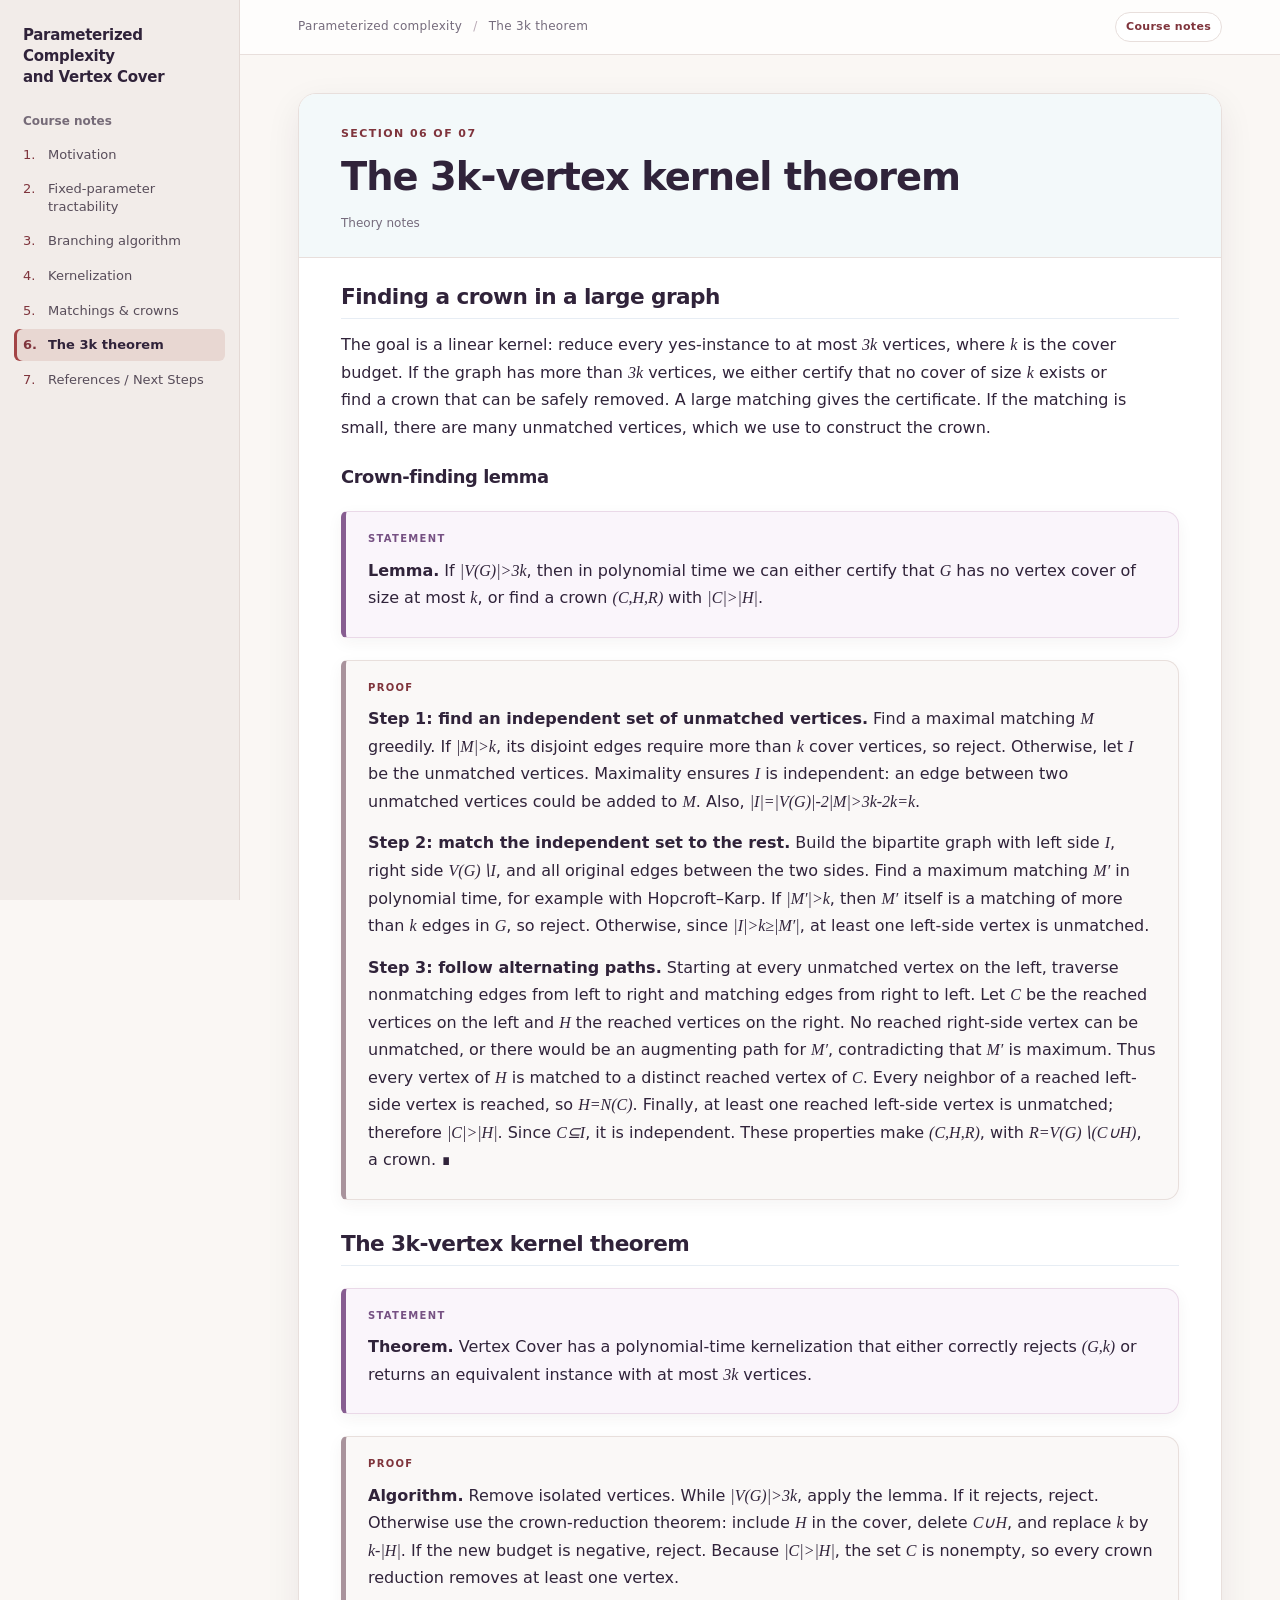
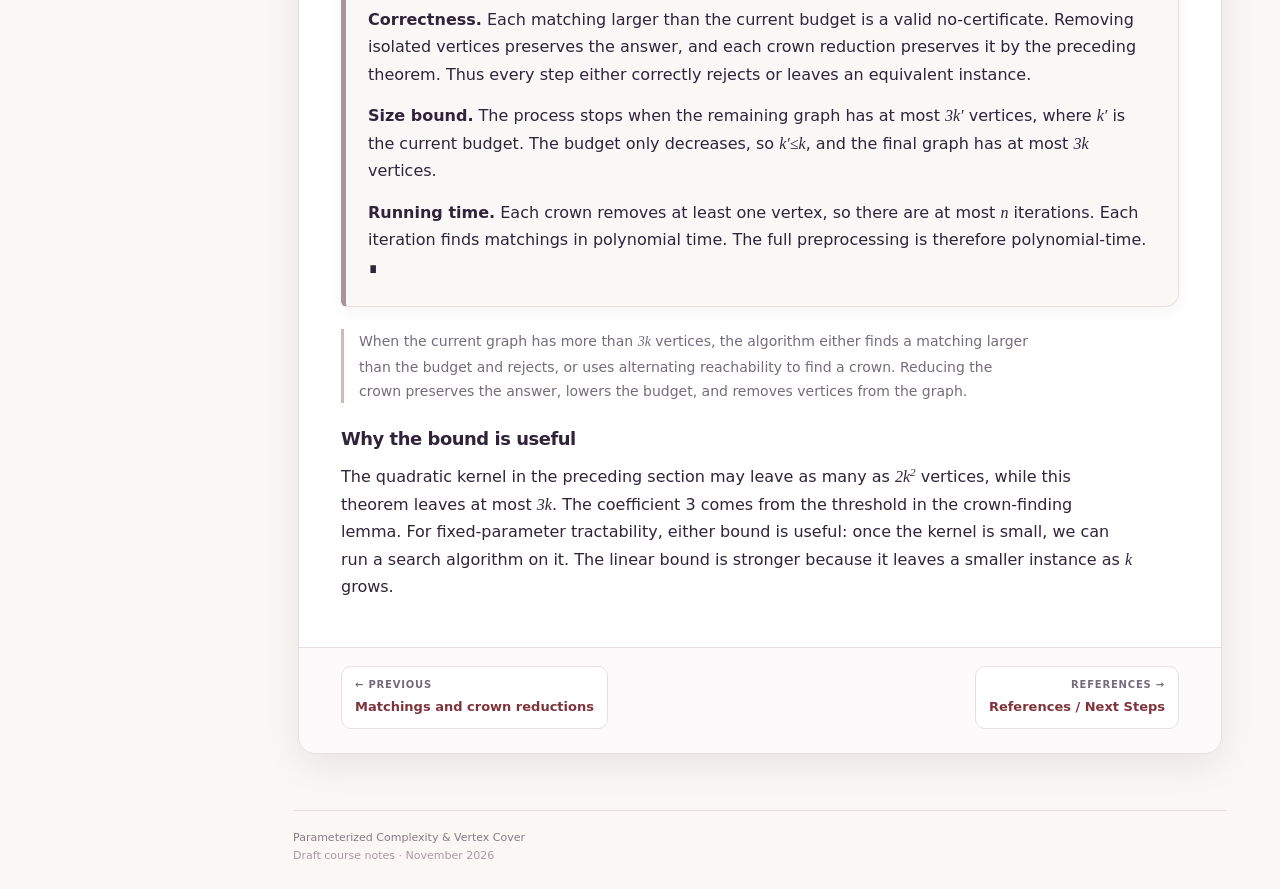
<file: theorem.html>
<!doctype html>
<html lang="en"><head><meta charset="utf-8"><meta name="viewport" content="width=device-width,initial-scale=1">
<meta name="description" content="The 3k-vertex kernel theorem — course notes on parameterized complexity and Vertex Cover.">
<meta name="theme-color" content="#ffffff"><title>The 3k-vertex kernel theorem | Parameterized Complexity &amp; Vertex Cover</title>
<link rel="stylesheet" href="style.css"><script src="navigation.js" defer></script></head>
<body><a class="skip" href="#main">Skip to content</a><aside class="sidebar"><a class="brand" href="index.html"><span>Parameterized Complexity<br> and Vertex Cover</span></a>
      <details class="page-menu" open><summary>Contents <span aria-hidden="true">⌄</span></summary><nav aria-label="Project pages"><p class="nav-label">Course notes</p><ul><li><a href="motivation.html"><span class="nav-number">1.</span><span>Motivation</span></a></li><li><a href="fpt.html"><span class="nav-number">2.</span><span>Fixed-parameter tractability</span></a></li><li><a href="branching.html"><span class="nav-number">3.</span><span>Branching algorithm</span></a></li><li><a href="kernelization.html"><span class="nav-number">4.</span><span>Kernelization</span></a></li><li><a href="crowns.html"><span class="nav-number">5.</span><span>Matchings &amp; crowns</span></a></li><li><a href="theorem.html" aria-current="page"><span class="nav-number">6.</span><span>The 3k theorem</span></a></li><li><a href="references.html"><span class="nav-number">7.</span><span>References / Next Steps</span></a></li></ul></nav></details>
      </aside><div class="workspace">
<header class="topbar"><span>Parameterized complexity <span aria-hidden="true">/</span> The 3k theorem</span><span class="stage">Course notes</span></header>
<main id="main"><article class="section-page"><header class="page-heading"><p class="eyebrow">Section 06 of 07</p>
    <h1>The 3k-vertex kernel theorem</h1><p class="page-meta"><span>Theory notes</span></p></header>
    <section class="section-content" aria-labelledby="coverage">
<h2 id="coverage">Finding a crown in a large graph</h2>
<p>The goal is a linear kernel: reduce every yes-instance to at most <var>3k</var> vertices, where <var>k</var> is the cover budget. If the graph has more than <var>3k</var> vertices, we either certify that no cover of size <var>k</var> exists or find a crown that can be safely removed. A large matching gives the certificate. If the matching is small, there are many unmatched vertices, which we use to construct the crown.</p>
<h3>Crown-finding lemma</h3>
<div class="theorem"><p><strong>Lemma.</strong> If <var>|V(G)|&gt;3k</var>, then in polynomial time we can either certify that <var>G</var> has no vertex cover of size at most <var>k</var>, or find a crown <var>(C,H,R)</var> with <var>|C|&gt;|H|</var>.</p></div>
<div class="proof"><p><strong>Step 1: find an independent set of unmatched vertices.</strong> Find a maximal matching <var>M</var> greedily. If <var>|M|&gt;k</var>, its disjoint edges require more than <var>k</var> cover vertices, so reject. Otherwise, let <var>I</var> be the unmatched vertices. Maximality ensures <var>I</var> is independent: an edge between two unmatched vertices could be added to <var>M</var>. Also, <var>|I|=|V(G)|-2|M|&gt;3k-2k=k</var>.</p>
<p><strong>Step 2: match the independent set to the rest.</strong> Build the bipartite graph with left side <var>I</var>, right side <var>V(G)∖I</var>, and all original edges between the two sides. Find a maximum matching <var>M′</var> in polynomial time, for example with Hopcroft–Karp. If <var>|M′|&gt;k</var>, then <var>M′</var> itself is a matching of more than <var>k</var> edges in <var>G</var>, so reject. Otherwise, since <var>|I|&gt;k≥|M′|</var>, at least one left-side vertex is unmatched.</p>
<p><strong>Step 3: follow alternating paths.</strong> Starting at every unmatched vertex on the left, traverse nonmatching edges from left to right and matching edges from right to left. Let <var>C</var> be the reached vertices on the left and <var>H</var> the reached vertices on the right. No reached right-side vertex can be unmatched, or there would be an augmenting path for <var>M′</var>, contradicting that <var>M′</var> is maximum. Thus every vertex of <var>H</var> is matched to a distinct reached vertex of <var>C</var>. Every neighbor of a reached left-side vertex is reached, so <var>H=N(C)</var>. Finally, at least one reached left-side vertex is unmatched; therefore <var>|C|&gt;|H|</var>. Since <var>C⊆I</var>, it is independent. These properties make <var>(C,H,R)</var>, with <var>R=V(G)∖(C∪H)</var>, a crown. ∎</p></div>
<h2>The 3k-vertex kernel theorem</h2>
<div class="theorem"><p><strong>Theorem.</strong> Vertex Cover has a polynomial-time kernelization that either correctly rejects <var>(G,k)</var> or returns an equivalent instance with at most <var>3k</var> vertices.</p></div>
<div class="proof"><p><strong>Algorithm.</strong> Remove isolated vertices. While <var>|V(G)|&gt;3k</var>, apply the lemma. If it rejects, reject. Otherwise use the crown-reduction theorem: include <var>H</var> in the cover, delete <var>C∪H</var>, and replace <var>k</var> by <var>k-|H|</var>. If the new budget is negative, reject. Because <var>|C|&gt;|H|</var>, the set <var>C</var> is nonempty, so every crown reduction removes at least one vertex.</p>
<p><strong>Correctness.</strong> Each matching larger than the current budget is a valid no-certificate. Removing isolated vertices preserves the answer, and each crown reduction preserves it by the preceding theorem. Thus every step either correctly rejects or leaves an equivalent instance.</p>
<p><strong>Size bound.</strong> The process stops when the remaining graph has at most <var>3k′</var> vertices, where <var>k′</var> is the current budget. The budget only decreases, so <var>k′≤k</var>, and the final graph has at most <var>3k</var> vertices.</p>
<p><strong>Running time.</strong> Each crown removes at least one vertex, so there are at most <var>n</var> iterations. Each iteration finds matchings in polynomial time. The full preprocessing is therefore polynomial-time. ∎</p></div>
<p class="proof-route">When the current graph has more than <var>3k</var> vertices, the algorithm either finds a matching larger than the budget and rejects, or uses alternating reachability to find a crown. Reducing the crown preserves the answer, lowers the budget, and removes vertices from the graph.</p>
<h3>Why the bound is useful</h3>
<p>The quadratic kernel in the preceding section may leave as many as <var>2k<sup>2</sup></var> vertices, while this theorem leaves at most <var>3k</var>. The coefficient 3 comes from the threshold in the crown-finding lemma. For fixed-parameter tractability, either bound is useful: once the kernel is small, we can run a search algorithm on it. The linear bound is stronger because it leaves a smaller instance as <var>k</var> grows.</p>
</section><nav class="page-turn" aria-label="Adjacent pages"><a href="crowns.html"><small>← Previous</small><span>Matchings and crown reductions</span></a><a class="next-page" href="references.html"><small>References →</small><span>References / Next Steps</span></a></nav></article></main><footer><span>Parameterized Complexity &amp; Vertex Cover</span><span>Draft course notes · November 2026</span></footer></div></body></html>
</file>
<file: style.css>
:root {
  color-scheme: light;
  --ink: #30233a;
  --muted: #756b7c;
  --paper: #faf7f4;
  --surface: #ffffff;
  --line: #e8dfdc;
  --navy: #2b1b35;
  --navy-soft: #493047;
  --accent: #a34446;
  --accent-dark: #7f343c;
  --accent-wash: #f8eded;
  --gold: #9a641c;
  --gold-wash: #fff6e8;
  --shadow: 0 12px 34px rgb(54 31 45 / 8%);
}

* { box-sizing: border-box; }
html { scroll-behavior: smooth; }
body {
  margin: 0;
  background: var(--paper);
  color: var(--ink);
  font: 16px/1.65 Inter, ui-sans-serif, system-ui, -apple-system, BlinkMacSystemFont, "Segoe UI", sans-serif;
  -webkit-font-smoothing: antialiased;
}
a { color: var(--accent-dark); text-decoration-thickness: 1px; text-underline-offset: 3px; }
a:visited { color: #5264a1; }
a:hover { color: #672e37; }
a:focus-visible, summary:focus-visible { outline: 3px solid #efb36a; outline-offset: 3px; border-radius: 4px; }
h1, h2, h3 { color: var(--ink); letter-spacing: -0.025em; }
h1 { font-size: clamp(2rem, 4vw, 2.8rem); line-height: 1.12; margin: 0 0 16px; }
h2 { font-size: 1.45rem; line-height: 1.3; margin: 30px 0 12px; }
h3 { font-size: 1.12rem; line-height: 1.35; margin: 24px 0 10px; }
p { margin: 12px 0; }
var { font-family: Georgia, "Times New Roman", serif; }
.skip { position: fixed; top: -100px; left: 12px; z-index: 20; padding: 10px 14px; border-radius: 8px; background: white; box-shadow: var(--shadow); }
.skip:focus { top: 12px; }

.sidebar {
  position: fixed;
  inset: 0 auto 0 0;
  z-index: 5;
  width: 240px;
  padding: 23px 14px 18px;
  overflow-y: auto;
  color: var(--ink);
  background: #f2ece9;
  border-right: 1px solid #e4d9d5;
}
.brand { display: block; margin: 2px 9px 24px; color: var(--ink) !important; font-size: 15px; font-weight: 750; line-height: 1.4; text-decoration: none; letter-spacing: -.02em; }
.page-menu summary { display: none; }
.page-menu ul { list-style: none; padding: 0; margin: 7px 0 21px; }
.page-menu li { margin: 3px 0; }
.page-menu a { display: flex; align-items: baseline; gap: 8px; padding: 7px 9px; border-radius: 6px; color: #574c59; font-size: 13px; line-height: 1.35; text-decoration: none; transition: background .16s ease, color .16s ease; }
.page-menu a:hover { color: var(--ink); background: #e9e0dd; }
.page-menu a[aria-current="page"] { color: var(--ink); background: #e8d7d2; box-shadow: inset 3px 0 var(--accent); font-weight: 700; }
.nav-number { min-width: 17px; color: var(--accent-dark); font-variant-numeric: tabular-nums; }
.nav-number:empty { display: none; }
.nav-label { margin: 19px 9px 7px; color: #766b78; font-size: 12px; font-weight: 650; letter-spacing: 0; text-transform: none; }

.workspace { min-height: 100vh; margin-left: 240px; }
.topbar { display: flex; justify-content: space-between; align-items: center; min-height: 54px; padding: 12px clamp(24px, 5vw, 58px); border-bottom: 1px solid var(--line); background: rgb(255 255 255 / 78%); color: var(--muted); font-size: 12px; letter-spacing: .025em; }
.topbar > span > span { margin: 0 7px; color: #b9a9b5; }
.stage { padding: 5px 10px; border: 1px solid var(--line); border-radius: 999px; background: #fff; color: var(--accent-dark); font-size: 11px; font-weight: 650; }
main { width: min(100%, 1050px); margin: 0 auto; padding: 38px clamp(24px, 5vw, 58px) 56px; }
.eyebrow { margin: 0 0 12px; color: var(--accent-dark); font-size: 11px; font-weight: 750; letter-spacing: .13em; text-transform: uppercase; }
.lead { max-width: 680px; color: #52647c; font-size: 1.1rem; line-height: 1.55; }
.overview-hero { position: relative; overflow: hidden; padding: clamp(30px, 5vw, 52px); border: 1px solid #f0dcd6; border-radius: 20px; background: #fff4ef; box-shadow: var(--shadow); }
.overview-hero::after { position: absolute; right: 35px; bottom: -44px; width: 150px; height: 150px; border: 1px solid rgb(163 68 70 / 18%); border-radius: 50%; box-shadow: 0 0 0 16px rgb(163 68 70 / 4%), 0 0 0 34px rgb(163 68 70 / 3%); content: ""; pointer-events: none; }
.overview-hero h1 { max-width: 720px; }
.overview-hero .lead { position: relative; z-index: 1; }
.primary-link { position: relative; z-index: 1; display: inline-flex; align-items: center; gap: 10px; margin-top: 10px; padding: 11px 17px; border-radius: 9px; background: var(--accent); box-shadow: 0 5px 14px rgb(163 68 70 / 20%); color: #fff !important; font-size: 14px; font-weight: 700; text-decoration: none; transition: background .16s ease, transform .16s ease; }
.primary-link::after { content: "→"; font-size: 17px; }
.primary-link:hover { transform: translateY(-1px); background: var(--accent-dark); }
.project-scope, .section-index { margin-top: 26px; padding: 27px 30px; border: 1px solid var(--line); border-radius: 16px; background: var(--surface); box-shadow: 0 6px 22px rgb(54 31 45 / 4%); }
.project-scope { display: grid; grid-template-columns: minmax(155px, .65fr) 2fr; gap: 28px; }
.project-scope .eyebrow { display: block; }
.project-scope h2, .section-index h2 { margin: 0; }
.project-scope p:first-child { margin-top: 0; }
.scope-note { color: var(--muted); font-size: 13px; padding-left: 13px; border-left: 2px solid #d7aaa5; }
.section-index { padding-bottom: 30px; }
.section-index .section-heading { margin-bottom: 17px; }
.index-grid { display: grid; grid-template-columns: repeat(2, minmax(0, 1fr)); gap: 10px; margin: 0; padding: 0; list-style: none; }
.index-grid a { display: grid; grid-template-columns: 38px minmax(0, 1fr) 16px; align-items: center; gap: 12px; min-height: 76px; padding: 12px; border: 1px solid #ece4e2; border-radius: 11px; background: #fffdfc; color: var(--ink); text-decoration: none; transition: border-color .16s ease, background .16s ease, transform .16s ease; }
.index-grid a:hover { transform: translateY(-2px); border-color: #d7aaa5; background: #fff9f7; }
.index-number { display: grid; width: 36px; height: 36px; place-items: center; border-radius: 10px; background: var(--accent-wash); color: var(--accent-dark); font-size: 11px; font-weight: 800; font-variant-numeric: tabular-nums; }
.index-copy { display: block; min-width: 0; }
.index-copy strong, .index-copy small { display: block; }
.index-copy strong { font-size: 13px; line-height: 1.35; }
.index-copy small { margin-top: 3px; color: var(--muted); font-size: 11px; line-height: 1.4; }
.index-arrow { color: var(--accent); font-size: 14px; }

.section-page { overflow: hidden; border: 1px solid var(--line); border-radius: 18px; background: var(--surface); box-shadow: var(--shadow); }
.page-heading { padding: 31px clamp(24px, 4vw, 42px) 23px; border-bottom: 1px solid var(--line); background: #f3f9fa; }
.page-heading .eyebrow { display: flex; align-items: center; gap: 8px; }
.page-heading .eyebrow span { color: #9bb1c1; }
.page-heading h1 { max-width: 760px; font-size: clamp(1.8rem, 3.5vw, 2.4rem); }
.page-meta { margin: 0; color: var(--muted); font-size: 12px; }
.page-meta span + span::before { content: "·"; margin: 0 9px; color: #b9a9b5; }
.section-content { padding: 25px clamp(24px, 4vw, 42px) 34px; }
.section-content p { max-width: 78ch; line-height: 1.72; }
.section-content h2 { margin-top: 30px; padding-bottom: 7px; border-bottom: 1px solid #e7edf4; font-size: 1.35rem; }
.section-content h2:first-child { margin-top: 0; }
.section-content h3 { margin-top: 24px; }
.section-content ul { padding-left: 24px; }
.section-content li { padding-left: 3px; }
.theorem, .proof, .definition, .side-note { position: relative; margin: 22px 0; padding: 19px 22px 20px; border: 1px solid var(--line); border-left-width: 5px; border-radius: 6px 14px 14px 6px; box-shadow: 0 5px 16px rgb(54 31 45 / 5%); }
.theorem { border-color: #ead9e8; border-left-color: #875d91; background: #faf5fb; }
.theorem::before, .proof::before { display: block; margin-bottom: 9px; font-size: 10px; font-weight: 800; letter-spacing: .13em; }
.theorem::before { content: "STATEMENT"; color: #765183; }
.proof::before { content: "PROOF"; color: var(--accent-dark); }
.theorem p, .proof p { max-width: none; }
.theorem p:first-of-type, .proof p:first-of-type { margin-top: 0; }
.proof p + p { margin-top: 14px; }
.definition { border-color: #efd8d6; border-left-color: var(--accent); background: #fbf3f1; }
.side-note { border-color: #f0dfb8; border-left-color: var(--gold); background: var(--gold-wash); }
.proof { border-color: #e8dfdc; border-left-color: #a9939c; background: #faf8f7; }
.theorem p, .proof p, .definition p, .side-note p { margin: 5px 0; }
pre { overflow-x: auto; margin: 18px 0; padding: 18px 20px; border: 1px solid #e7dce4; border-radius: 12px; background: #2e2038; box-shadow: inset 0 1px rgb(255 255 255 / 4%); color: #e5eff9; font: 13px/1.65 ui-monospace, SFMono-Regular, Menlo, Consolas, monospace; tab-size: 4; }
.proof-route { padding-left: 15px; border-left: 3px solid #d3b8b4; color: var(--muted); font-size: 14px; }
.page-turn { display: flex; justify-content: space-between; gap: 14px; margin: 0; padding: 18px clamp(24px, 4vw, 42px) 24px; border-top: 1px solid var(--line); background: #fcfafb; }
.page-turn a { display: block; max-width: 48%; padding: 10px 13px; border: 1px solid #e8dfe5; border-radius: 10px; background: #fff; color: var(--accent-dark); font-size: 13px; font-weight: 650; text-decoration: none; transition: border-color .16s ease, transform .16s ease; }
.page-turn a:hover { transform: translateY(-1px); border-color: #d7aaa5; }
.page-turn small { display: block; margin-bottom: 3px; color: var(--muted); font-size: 10px; font-weight: 600; letter-spacing: .08em; text-transform: uppercase; }
.next-page { margin-left: auto; text-align: right; }
.sources { padding-left: 22px; }
.sources li { margin: 18px 0; padding-left: 3px; }
.sources small { display: block; margin-top: 5px; color: var(--muted); font-size: 13px; line-height: 1.55; }
footer { width: min(100% - 48px, 934px); margin: 0 auto; padding: 18px 0 24px; border-top: 1px solid var(--line); color: #877987; font-size: 11px; }
footer span { display: block; }
footer span + span { color: #a99ba5; }
sup { font-size: .7em; }

@media (max-width: 900px) {
  .sidebar { width: 220px; }
  .workspace { margin-left: 220px; }
  .project-scope { grid-template-columns: 1fr; gap: 8px; }
  .project-scope h2 { margin-bottom: 5px; }
}
@media (max-width: 720px) {
  .sidebar { position: static; width: auto; padding: 15px 20px 12px; border-right: 0; border-bottom: 1px solid #e4d9d5; }
  .brand { margin: 0 0 9px; font-size: 15px; }
  .brand br { display: none; }
  .page-menu summary { display: list-item; cursor: pointer; color: var(--ink); font-size: 13px; }
  .page-menu summary span { display: none; }
  .page-menu nav { padding-top: 5px; }
  .page-menu ul { display: grid; grid-template-columns: repeat(2, minmax(0, 1fr)); gap: 2px 6px; margin-bottom: 12px; }
  .page-menu li { margin: 0; }
  .page-menu a { padding: 7px 8px; }
  .nav-label { margin-top: 12px; }
  .workspace { margin: 0; }
  .topbar { min-height: 45px; padding: 9px 20px; font-size: 11px; }
  .stage { display: none; }
  main { padding: 22px 16px 34px; }
  .overview-hero { padding: 28px 23px; border-radius: 15px; }
  .overview-hero::after { right: 4px; }
  .lead { font-size: 1rem; }
  .project-scope, .section-index { margin-top: 17px; padding: 21px 20px; border-radius: 14px; }
  .index-grid { grid-template-columns: 1fr; }
  .section-page { border-radius: 14px; }
  .page-heading { padding: 24px 21px 18px; }
  .section-content { padding: 21px 21px 28px; }
  .page-turn { padding: 14px 16px 18px; }
  .page-turn a { max-width: 50%; padding: 9px 10px; font-size: 12px; }
  footer { width: calc(100% - 32px); }
}
@media (max-width: 420px) {
  .page-menu ul { grid-template-columns: 1fr; }
  .page-turn { gap: 8px; }
  .page-turn a { max-width: 50%; }
  .section-content { padding-inline: 17px; }
  .page-heading { padding-inline: 17px; }
  .overview-hero h1 { font-size: 1.8rem; }
}
@media (prefers-reduced-motion: reduce) {
  html { scroll-behavior: auto; }
  *, *::before, *::after { transition-duration: .01ms !important; }
}
@media print {
  :root { --paper: #fff; }
  body { background: #fff; color: #111; font-size: 11pt; }
  .sidebar, .topbar, .page-turn { display: none; }
  .workspace { margin: 0; }
  main { width: 100%; max-width: none; padding: 0; }
  .section-page, .overview-hero, .project-scope, .section-index { border: 0; box-shadow: none; }
  .overview-hero::after { display: none; }
  footer { width: 100%; }
}
</file>
